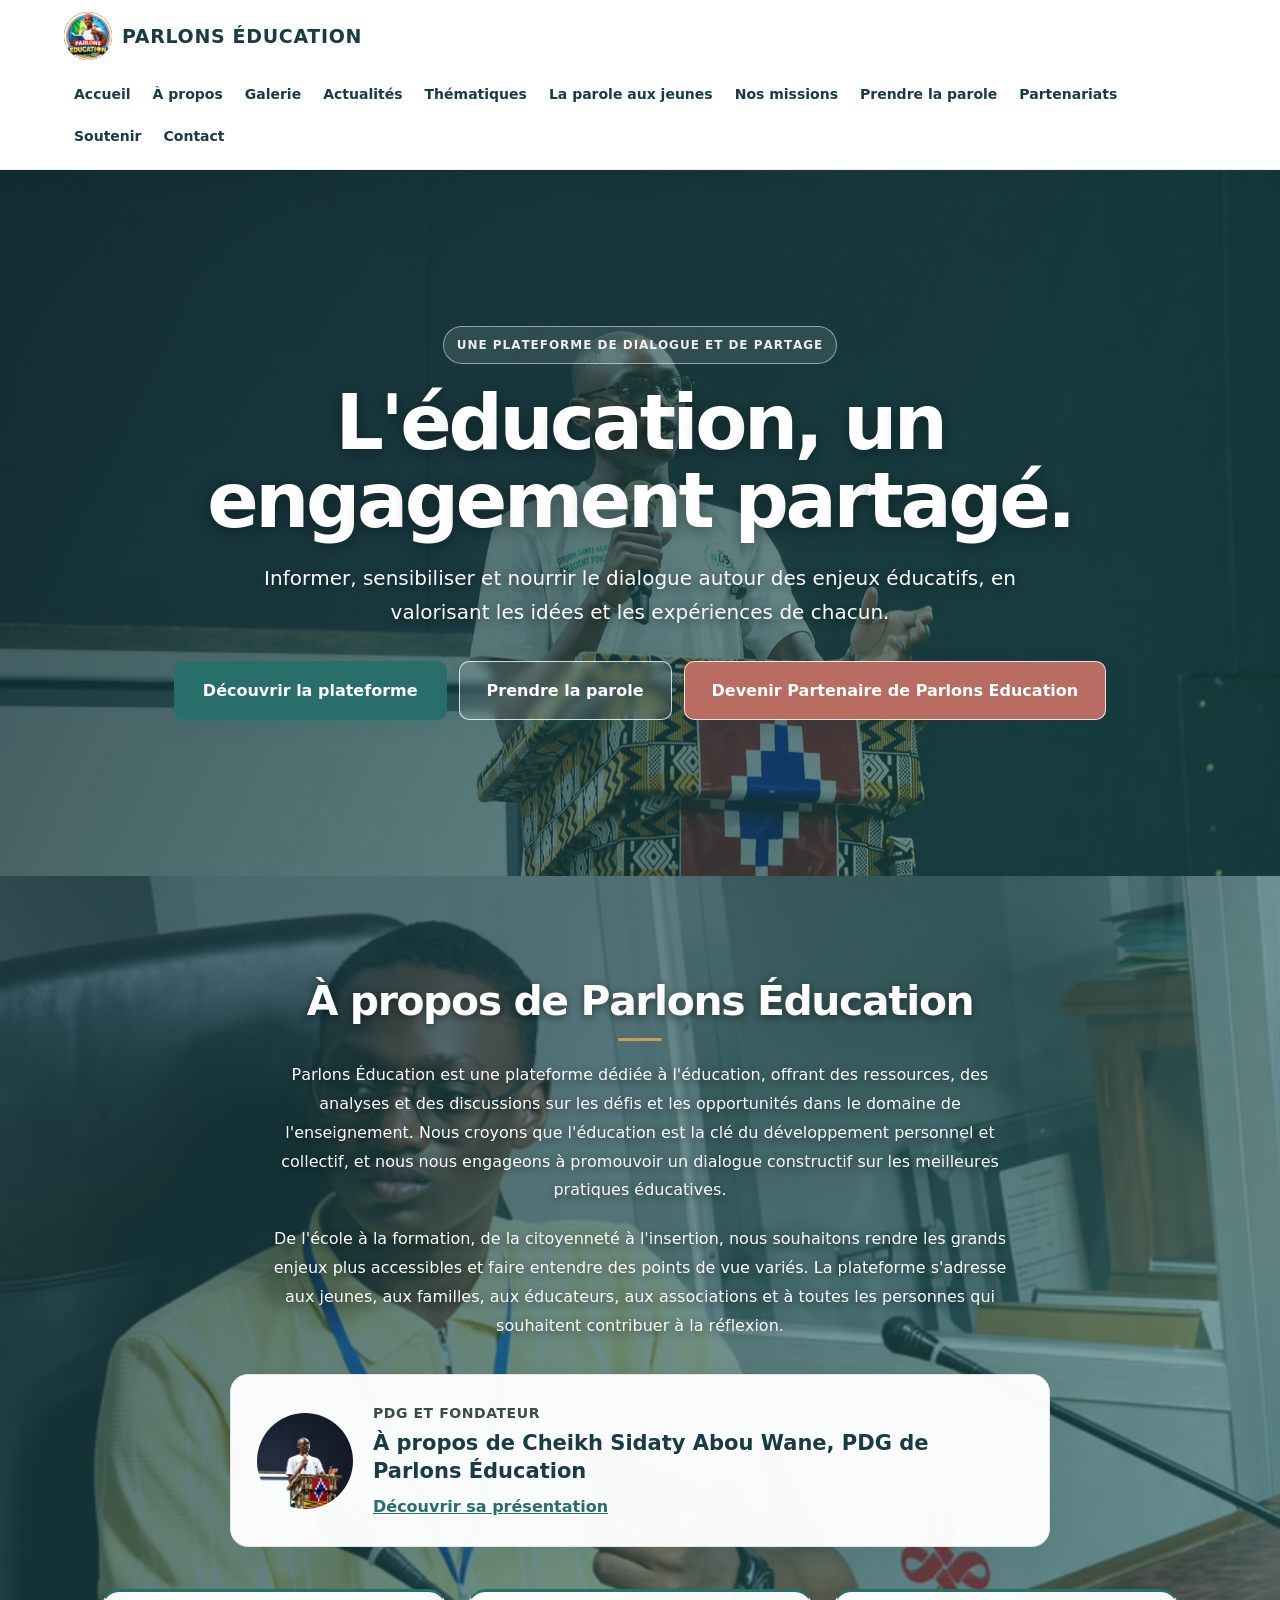
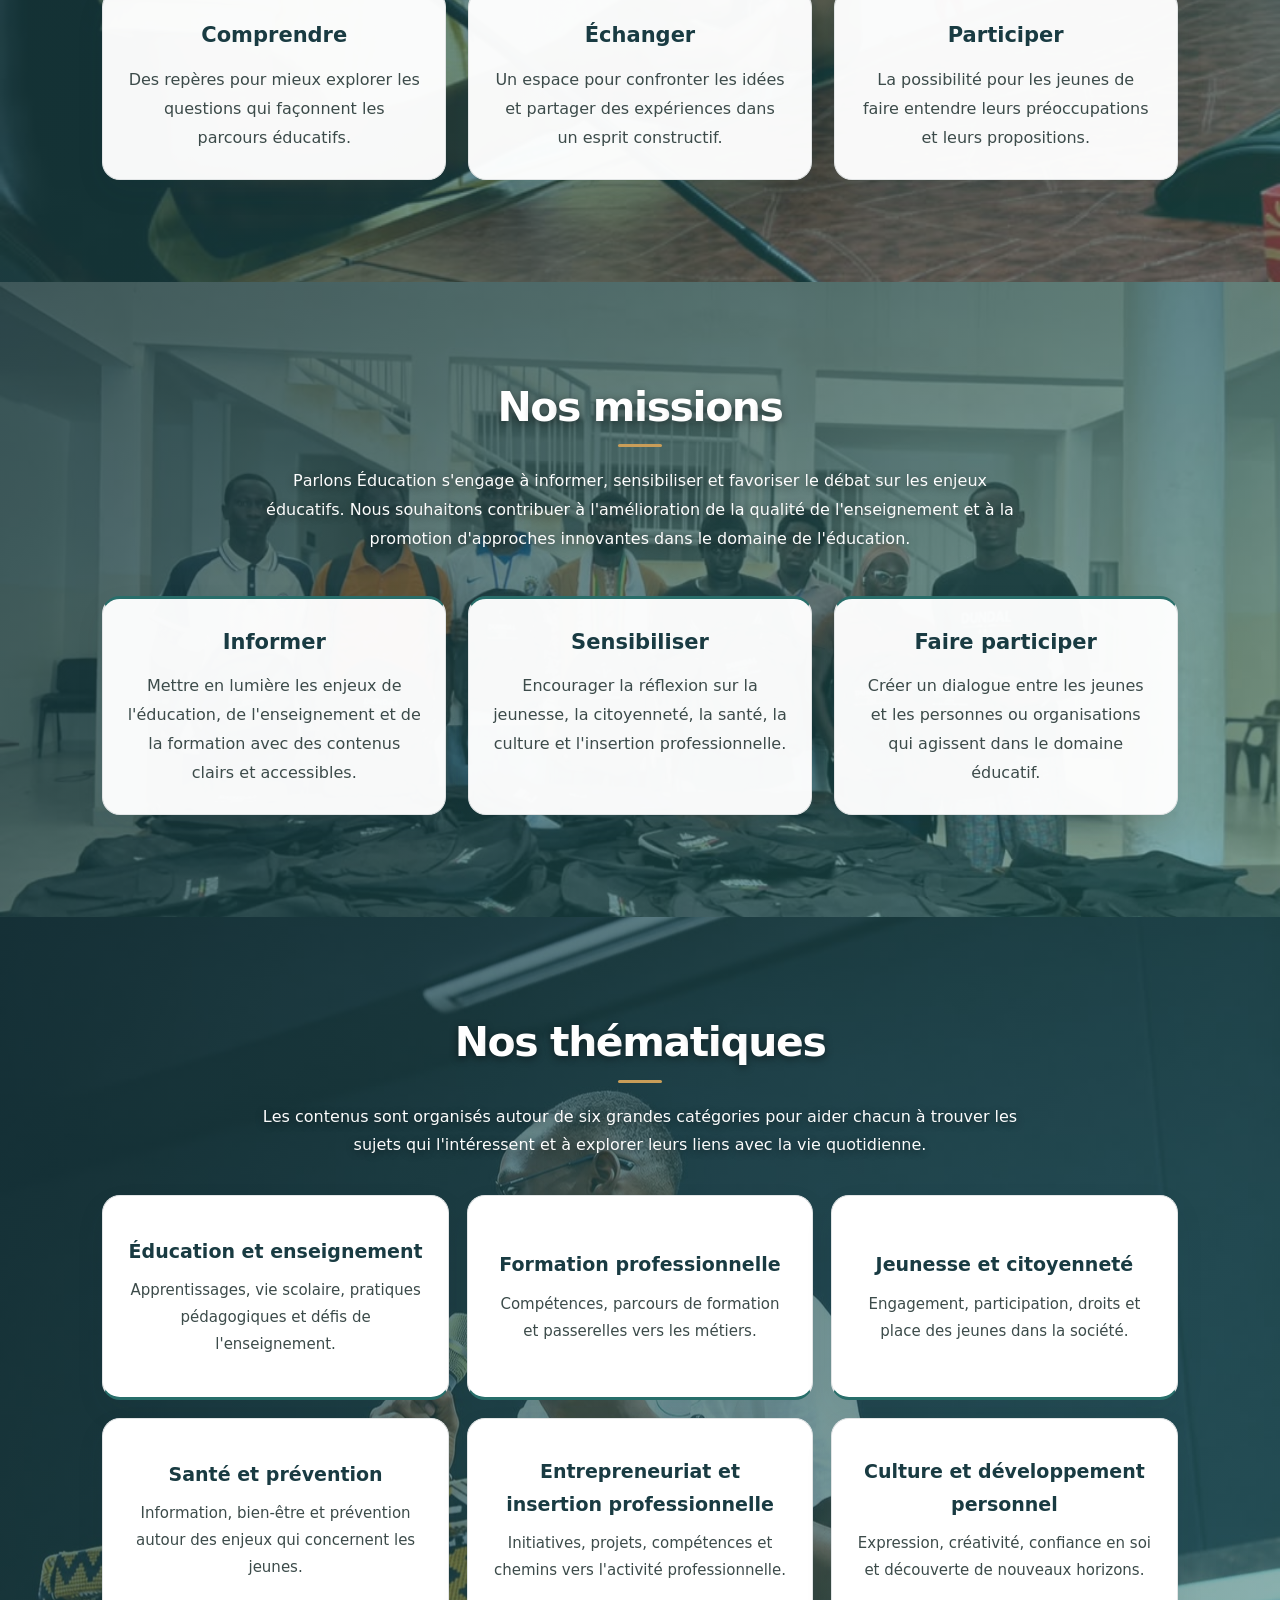
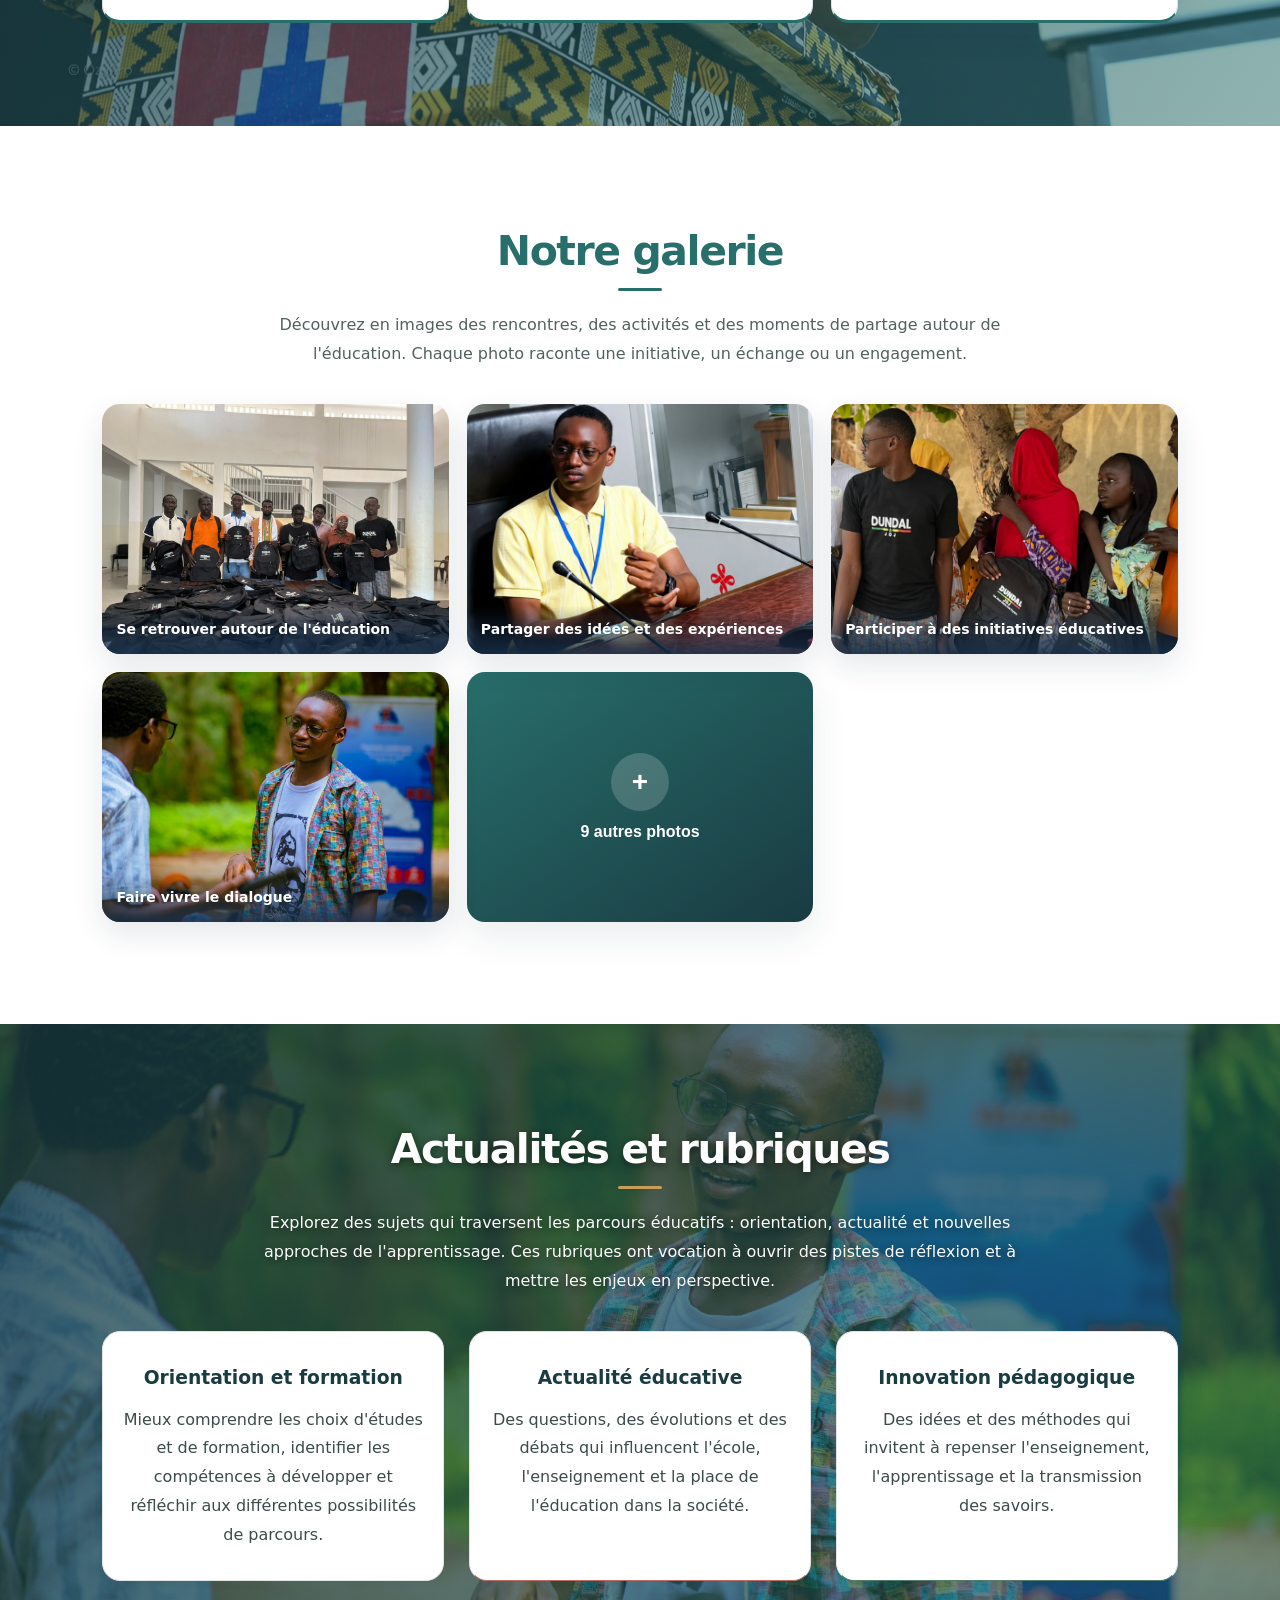
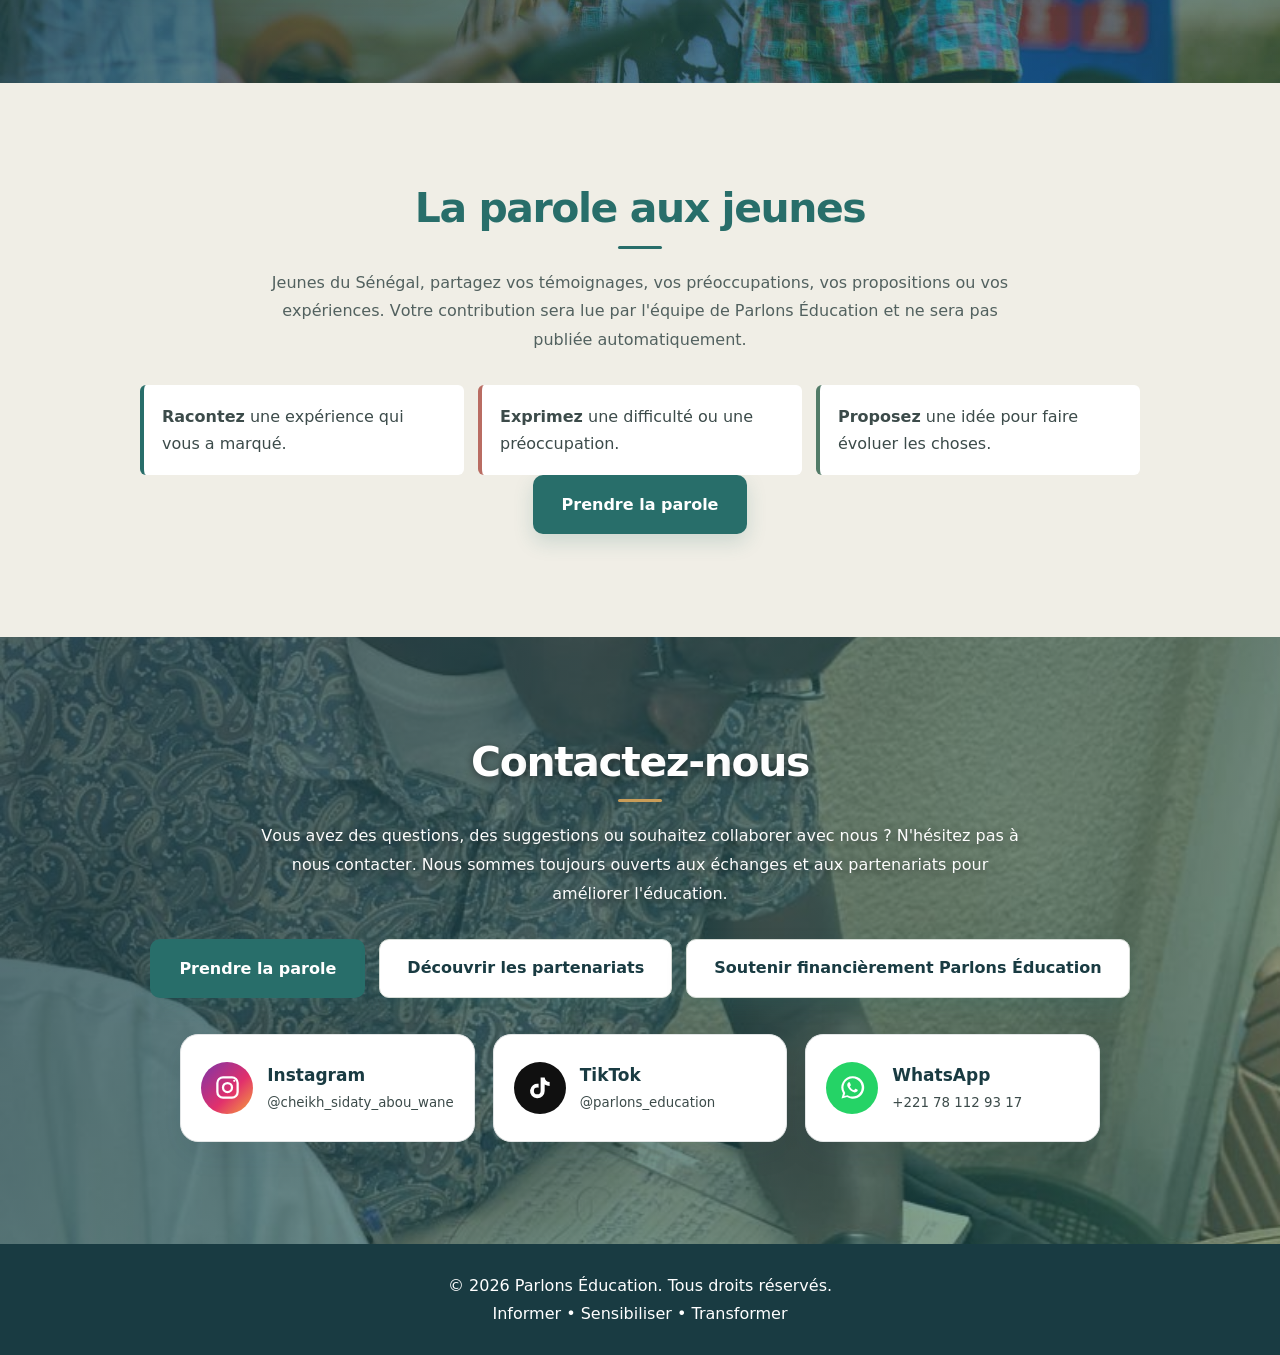
<file: index.html>
<!DOCTYPE html>
<html lang="fr">

<head>
    <meta charset="UTF-8">
    <meta name="viewport" content="width=device-width, initial-scale=1.0">

    <title>Parlons Éducation | Informer, sensibiliser, transformer</title>
    <meta name="description" content="Parlons Éducation informe, sensibilise et favorise le dialogue autour des enjeux éducatifs, de l'orientation et de l'innovation pédagogique.">
    <meta name="keywords" content="Parlons Éducation, éducation, actualité éducative, innovation pédagogique, orientation, formation">
    <meta name="author" content="Parlons Éducation">
    <meta name="robots" content="index, follow">
    <link rel="canonical" href="https://parlons-education.netlify.app/">
    <link rel="icon" type="image/jpeg" href="1/Logo%20PARLONS%20EDUCATION.jpeg">
    <link rel="shortcut icon" type="image/jpeg" href="1/Logo%20PARLONS%20EDUCATION.jpeg">
    <link rel="apple-touch-icon" href="1/Logo%20PARLONS%20EDUCATION.jpeg">

    <meta property="og:type" content="website">
    <meta property="og:locale" content="fr_FR">
    <meta property="og:site_name" content="Parlons Éducation">
    <meta property="og:title" content="Parlons Éducation | Informer, sensibiliser, transformer">
    <meta property="og:description" content="Une plateforme dédiée aux enjeux éducatifs, aux débats et aux innovations pédagogiques.">
    <meta property="og:url" content="https://parlons-education.netlify.app/">
    <meta property="og:image" content="https://parlons-education.netlify.app/1/parlons-education-social.jpg">
    <meta property="og:image:type" content="image/jpeg">
    <meta property="og:image:width" content="1200">
    <meta property="og:image:height" content="630">
    <meta property="og:image:alt" content="Grand logo de Parlons Éducation sur fond bleu">

    <meta name="twitter:card" content="summary_large_image">
    <meta name="twitter:title" content="Parlons Éducation">
    <meta name="twitter:description" content="Informer, sensibiliser et transformer le monde éducatif.">
    <meta name="twitter:image" content="https://parlons-education.netlify.app/1/parlons-education-social.jpg">
    <meta name="twitter:image:alt" content="Grand logo de Parlons Éducation sur fond bleu">

    <link rel="stylesheet" href="Parlons education.css">

    <script type="application/ld+json">
    {
      "@context": "https://schema.org",
      "@type": "WebSite",
      "name": "Parlons Éducation",
      "alternateName": "Parlons Education",
      "url": "https://parlons-education.netlify.app/",
      "description": "Plateforme dédiée à l'éducation, aux débats, aux analyses et aux innovations pédagogiques.",
      "inLanguage": "fr-FR"
    }
    </script>
</head>

<body>

    <a class="skip-link" href="#contenu-principal">Passer au contenu</a>

    <!-- EN-TÊTE -->
    <header>
        <div class="header-top">
            <div class="identite-site">
                <img src="1/Logo PARLONS EDUCATION.jpeg" alt="">
                <span>PARLONS ÉDUCATION</span>
            </div>
            <button class="menu-toggle" type="button" aria-expanded="false"
                    aria-controls="main-navigation" aria-label="Ouvrir le menu">
                <span></span><span></span><span></span>
            </button>
        </div>

        <nav id="main-navigation" aria-label="Navigation principale">
            <a href="#accueil">Accueil</a>
            <a href="#apropos">À propos</a>
            <a href="#galerie">Galerie</a>
            <a href="#actualites">Actualités</a>
            <a href="#thematiques">Thématiques</a>
            <a href="#parole-jeunes">La parole aux jeunes</a>
            <a href="#missions">Nos missions</a>
            <a href="prise-de-parole.html" target="_blank" rel="noopener">
                Prendre la parole <span class="visually-hidden">(s’ouvre dans un nouvel onglet)</span>
            </a>
            <a href="partenariats.html" target="_blank" rel="noopener">
                Partenariats <span class="visually-hidden">(s’ouvre dans un nouvel onglet)</span>
            </a>
            <a href="soutenir.html" target="_blank" rel="noopener">
                Soutenir <span class="visually-hidden">(s’ouvre dans un nouvel onglet)</span>
            </a>
            <a href="#contact">Contact</a>
        </nav>
    </header>

    <main id="contenu-principal">
    <!-- BANNIÈRE PRINCIPALE -->
    <section id="accueil" class="hero">

        <p class="hero-eyebrow">Une plateforme de dialogue et de partage</p>
        <h1>L'éducation, un engagement partagé.</h1>

        <p>
            Informer, sensibiliser et nourrir le dialogue autour des enjeux éducatifs,
            en valorisant les idées et les expériences de chacun.
        </p>

        <div class="hero-actions">
            <a href="#apropos" class="btn">Découvrir la plateforme</a>
            <a href="prise-de-parole.html" class="btn btn-secondaire" target="_blank" rel="noopener">
                Prendre la parole <span class="visually-hidden">(s’ouvre dans un nouvel onglet)</span>
            </a>
            <a href="partenariats.html" class="btn btn-secondaire" target="_blank" rel="noopener">
                Devenir Partenaire de Parlons Education
                <span class="visually-hidden">(s’ouvre dans un nouvel onglet)</span>
            </a>
        </div>

    </section>

    <!-- PRÉSENTATION -->
    <section id="apropos" class="section bandeau apropos-bandeau">

        <h2>À propos de Parlons Éducation</h2>

        <p>
            Parlons Éducation est une plateforme dédiée à
            l'éducation, offrant des ressources, des analyses
            et des discussions sur les défis et les opportunités
            dans le domaine de l'enseignement.

            Nous croyons que l'éducation est la clé du
            développement personnel et collectif, et nous
            nous engageons à promouvoir un dialogue
            constructif sur les meilleures pratiques éducatives.
        </p>

        <p class="texte-secondaire">
            De l'école à la formation, de la citoyenneté à l'insertion,
            nous souhaitons rendre les grands enjeux plus accessibles et
            faire entendre des points de vue variés. La plateforme s'adresse
            aux jeunes, aux familles, aux éducateurs, aux associations et à
            toutes les personnes qui souhaitent contribuer à la réflexion.
        </p>

        <article class="fondateur-card">
            <img class="fondateur-photo" src="1/Photo5.jpeg"
                 alt="Cheikh Sidaty Abou Wane prenant la parole au micro">
            <div class="fondateur-identite">
                <p class="fondateur-role">PDG et fondateur</p>
                <h3>À propos de Cheikh Sidaty Abou Wane, PDG de Parlons Éducation</h3>
                <a href="cheikh-sidaty-abou-wane.html" target="_blank" rel="noopener">
                    Découvrir sa présentation
                    <span class="visually-hidden">(s’ouvre dans un nouvel onglet)</span>
                </a>
            </div>
        </article>

        <div class="points-forts">
            <article>
                <h3>Comprendre</h3>
                <p>Des repères pour mieux explorer les questions qui façonnent les parcours éducatifs.</p>
            </article>
            <article>
                <h3>Échanger</h3>
                <p>Un espace pour confronter les idées et partager des expériences dans un esprit constructif.</p>
            </article>
            <article>
                <h3>Participer</h3>
                <p>La possibilité pour les jeunes de faire entendre leurs préoccupations et leurs propositions.</p>
            </article>
        </div>

    </section>

    <!-- NOS MISSIONS -->
    <section id="missions" class="section missions bandeau missions-bandeau">

        <h2>Nos missions</h2>

        <p>
            Parlons Éducation s'engage à informer, sensibiliser
            et favoriser le débat sur les enjeux éducatifs.

            Nous souhaitons contribuer à l'amélioration
            de la qualité de l'enseignement et à la promotion
            d'approches innovantes dans le domaine de l'éducation.
        </p>

        <div class="missions-grid">
            <article>
                <h3>Informer</h3>
                <p>Mettre en lumière les enjeux de l'éducation, de l'enseignement et de la formation avec des contenus clairs et accessibles.</p>
            </article>
            <article>
                <h3>Sensibiliser</h3>
                <p>Encourager la réflexion sur la jeunesse, la citoyenneté, la santé, la culture et l'insertion professionnelle.</p>
            </article>
            <article>
                <h3>Faire participer</h3>
                <p>Créer un dialogue entre les jeunes et les personnes ou organisations qui agissent dans le domaine éducatif.</p>
            </article>
        </div>

    </section>

    <!-- NOS THÉMATIQUES -->
    <section id="thematiques" class="section bandeau thematiques-bandeau">

        <h2>Nos thématiques</h2>
        <p>
            Les contenus sont organisés autour de six grandes catégories pour
            aider chacun à trouver les sujets qui l'intéressent et à explorer
            leurs liens avec la vie quotidienne.
        </p>

        <ul class="thematiques-list">
            <li>
                <h3>Éducation et enseignement</h3>
                <p>Apprentissages, vie scolaire, pratiques pédagogiques et défis de l'enseignement.</p>
            </li>
            <li>
                <h3>Formation professionnelle</h3>
                <p>Compétences, parcours de formation et passerelles vers les métiers.</p>
            </li>
            <li>
                <h3>Jeunesse et citoyenneté</h3>
                <p>Engagement, participation, droits et place des jeunes dans la société.</p>
            </li>
            <li>
                <h3>Santé et prévention</h3>
                <p>Information, bien-être et prévention autour des enjeux qui concernent les jeunes.</p>
            </li>
            <li>
                <h3>Entrepreneuriat et insertion professionnelle</h3>
                <p>Initiatives, projets, compétences et chemins vers l'activité professionnelle.</p>
            </li>
            <li>
                <h3>Culture et développement personnel</h3>
                <p>Expression, créativité, confiance en soi et découverte de nouveaux horizons.</p>
            </li>
        </ul>

    </section>

    <!-- GALERIE -->
    <section id="galerie" class="section galerie">

        <h2>Notre galerie</h2>
        <p>
            Découvrez en images des rencontres, des activités et des moments
            de partage autour de l'éducation. Chaque photo raconte une
            initiative, un échange ou un engagement.
        </p>

        <div id="galerie-grid" class="galerie-grid">
            <figure><img src="1/Photo1.jpeg" alt="Rencontre éducative" loading="lazy"><figcaption>Se retrouver autour de l'éducation</figcaption></figure>
            <figure><img src="1/Photo2.jpeg" alt="Action autour de l'éducation" loading="lazy"><figcaption>Partager des idées et des expériences</figcaption></figure>
            <figure><img src="1/Photo3.jpeg" alt="Participation à un projet éducatif" loading="lazy"><figcaption>Participer à des initiatives éducatives</figcaption></figure>
            <figure><img src="1/Photo4.jpeg" alt="Moment partagé dans le cadre d'une activité éducative" loading="lazy"><figcaption>Faire vivre le dialogue</figcaption></figure>
            <button type="button" class="btn-galerie" aria-expanded="false" aria-controls="galerie-grid">
                <span class="btn-galerie-plus" aria-hidden="true">+</span>
                <span class="btn-galerie-label">9 autres photos</span>
            </button>
            <figure class="photo-supplementaire"><img src="1/Photo5.jpeg" alt="Cheikh Sidaty Abou Wane prenant la parole au micro" loading="lazy"></figure>
            <figure class="photo-supplementaire"><img src="1/Photo6.jpeg" alt="Initiative éducative" loading="lazy"></figure>
            <figure class="photo-supplementaire"><img src="1/Photo7.jpeg" alt="Rencontre avec les acteurs de l'éducation" loading="lazy"></figure>
            <figure class="photo-supplementaire"><img src="1/Photo8.jpeg" alt="Temps fort de sensibilisation" loading="lazy"></figure>
            <figure class="photo-supplementaire"><img src="1/Photo9.jpeg" alt="Échanges autour de l'éducation" loading="lazy"></figure>
            <figure class="photo-supplementaire"><img src="1/Photo10.jpeg" alt="Activité menée pour la plateforme" loading="lazy"></figure>
            <figure class="photo-supplementaire"><img src="1/Photo11.jpeg" alt="Action communautaire" loading="lazy"></figure>
            <figure class="photo-supplementaire"><img src="1/Photo12.jpeg" alt="Moment de partage éducatif" loading="lazy"></figure>
            <figure class="photo-supplementaire"><img src="1/Photo13.jpeg" alt="Rencontre et transmission" loading="lazy"></figure>
        </div>

    </section>

    <!-- ACTUALITÉS ET RUBRIQUES -->
    <section id="actualites" class="section bandeau actualites-bandeau">

        <h2>Actualités et rubriques</h2>

        <p>
            Explorez des sujets qui traversent les parcours éducatifs :
            orientation, actualité et nouvelles approches de l'apprentissage.
            Ces rubriques ont vocation à ouvrir des pistes de réflexion et à
            mettre les enjeux en perspective.
        </p>

        <div class="rubriques">

            <article>
                <h3>Orientation et formation</h3>
                <p>
                    Mieux comprendre les choix d'études et de formation,
                    identifier les compétences à développer et réfléchir
                    aux différentes possibilités de parcours.
                </p>
            </article>

            <article>
                <h3>Actualité éducative</h3>
                <p>
                    Des questions, des évolutions et des débats qui
                    influencent l'école, l'enseignement et la place de
                    l'éducation dans la société.
                </p>
            </article>

            <article>
                <h3>Innovation pédagogique</h3>
                <p>
                    Des idées et des méthodes qui invitent à repenser
                    l'enseignement, l'apprentissage et la transmission
                    des savoirs.
                </p>
            </article>

        </div>

    </section>

    <!-- LA PAROLE AUX JEUNES -->
    <section id="parole-jeunes" class="section participation">

        <h2>La parole aux jeunes</h2>
        <p>
            Jeunes du Sénégal, partagez vos témoignages, vos préoccupations,
            vos propositions ou vos expériences. Votre contribution sera lue
            par l'équipe de Parlons Éducation et ne sera pas publiée automatiquement.
        </p>

        <ul class="guide-contribution">
            <li><strong>Racontez</strong> une expérience qui vous a marqué.</li>
            <li><strong>Exprimez</strong> une difficulté ou une préoccupation.</li>
            <li><strong>Proposez</strong> une idée pour faire évoluer les choses.</li>
        </ul>

        <a class="btn" href="prise-de-parole.html" target="_blank" rel="noopener">
            Prendre la parole <span class="visually-hidden">(s’ouvre dans un nouvel onglet)</span>
        </a>

    </section>

    <!-- CONTACT -->
    <section id="contact" class="section contact bandeau contact-bandeau">

        <h2>Contactez-nous</h2>

        <p>
            Vous avez des questions, des suggestions ou souhaitez
            collaborer avec nous ? N'hésitez pas à nous contacter.
            Nous sommes toujours ouverts aux échanges et aux
            partenariats pour améliorer l'éducation.
        </p>

        <div class="contact-actions">
            <a class="btn" href="prise-de-parole.html" target="_blank" rel="noopener">
                Prendre la parole <span class="visually-hidden">(s’ouvre dans un nouvel onglet)</span>
            </a>
            <a class="btn btn-secondaire" href="partenariats.html" target="_blank" rel="noopener">
                Découvrir les partenariats <span class="visually-hidden">(s’ouvre dans un nouvel onglet)</span>
            </a>
            <a class="btn btn-secondaire" href="soutenir.html" target="_blank" rel="noopener">
                Soutenir financièrement Parlons Éducation
                <span class="visually-hidden">(s’ouvre dans un nouvel onglet)</span>
            </a>
        </div>

        <div class="contact-socials" aria-label="Réseaux sociaux et WhatsApp">
            <a class="contact-social-link" href="https://www.instagram.com/cheikh_sidaty_abou_wane/"
               target="_blank" rel="noopener" aria-label="Instagram, cheikh_sidaty_abou_wane, nouvel onglet">
                <span class="contact-social-icon contact-social-instagram" aria-hidden="true">
                    <svg viewBox="0 0 24 24" fill="none" stroke="currentColor" stroke-width="2">
                        <rect x="3" y="3" width="18" height="18" rx="5"></rect>
                        <circle cx="12" cy="12" r="4"></circle>
                        <circle cx="18" cy="6" r="1" fill="currentColor" stroke="none"></circle>
                    </svg>
                </span>
                <span class="contact-social-text">
                    <strong>Instagram</strong>
                    <small>@cheikh_sidaty_abou_wane</small>
                </span>
            </a>

            <a class="contact-social-link" href="https://www.tiktok.com/@parlons_education"
               target="_blank" rel="noopener" aria-label="TikTok, parlons_education, nouvel onglet">
                <span class="contact-social-icon contact-social-tiktok" aria-hidden="true">
                    <svg viewBox="0 0 24 24" fill="currentColor">
                        <path d="M16.6 3H13v12.1a3 3 0 1 1-3-3c.4 0 .8.1 1.2.2V8.7a6.5 6.5 0 1 0 5.4 6.4V9.4a8.6 8.6 0 0 0 4.4 1.2V7.1c-2.5-.2-4.2-1.7-4.4-4.1Z"></path>
                    </svg>
                </span>
                <span class="contact-social-text">
                    <strong>TikTok</strong>
                    <small>@parlons_education</small>
                </span>
            </a>

            <a class="contact-social-link" href="https://wa.me/221781129317"
               target="_blank" rel="noopener" aria-label="Contacter Parlons Éducation sur WhatsApp au plus 221 78 112 93 17, nouvel onglet">
                <span class="contact-social-icon contact-social-whatsapp" aria-hidden="true">
                    <svg viewBox="0 0 24 24" fill="currentColor">
                        <path d="M12.04 2a9.9 9.9 0 0 0-8.5 15l-1.3 4.8 4.9-1.3A10 10 0 1 0 12.04 2Zm0 18.1a8.1 8.1 0 0 1-4.1-1.1l-.3-.2-2.9.8.8-2.8-.2-.3a8.1 8.1 0 1 1 6.7 3.6Zm4.5-6.1c-.2-.1-1.5-.7-1.7-.8-.2-.1-.4-.1-.5.1-.2.2-.6.8-.8.9-.1.2-.3.2-.5.1-.2-.1-1-.4-2-1.3-.7-.6-1.2-1.4-1.3-1.6-.1-.2 0-.3.1-.5l.4-.4.3-.4c.1-.2 0-.3 0-.4l-.8-1.9c-.2-.5-.4-.4-.5-.4h-.5c-.2 0-.4.1-.6.3-.2.2-.8.8-.8 2s.8 2.3.9 2.5c.1.2 1.6 2.5 3.9 3.5.5.2.9.4 1.2.5.5.2 1 .2 1.4.1.4-.1 1.5-.6 1.7-1.1.2-.5.2-1 .1-1.1 0-.1-.2-.2-.4-.3Z"></path>
                    </svg>
                </span>
                <span class="contact-social-text">
                    <strong>WhatsApp</strong>
                    <small>+221 78 112 93 17</small>
                </span>
            </a>
        </div>

    </section>

    </main>

    <!-- PIED DE PAGE -->
    <footer>

        <p>
            © 2026 Parlons Éducation.
            Tous droits réservés.
        </p>

        <p>Informer • Sensibiliser • Transformer</p>

    </footer>
    <script src="script . js.js"></script>

</body>
</html>
</file>
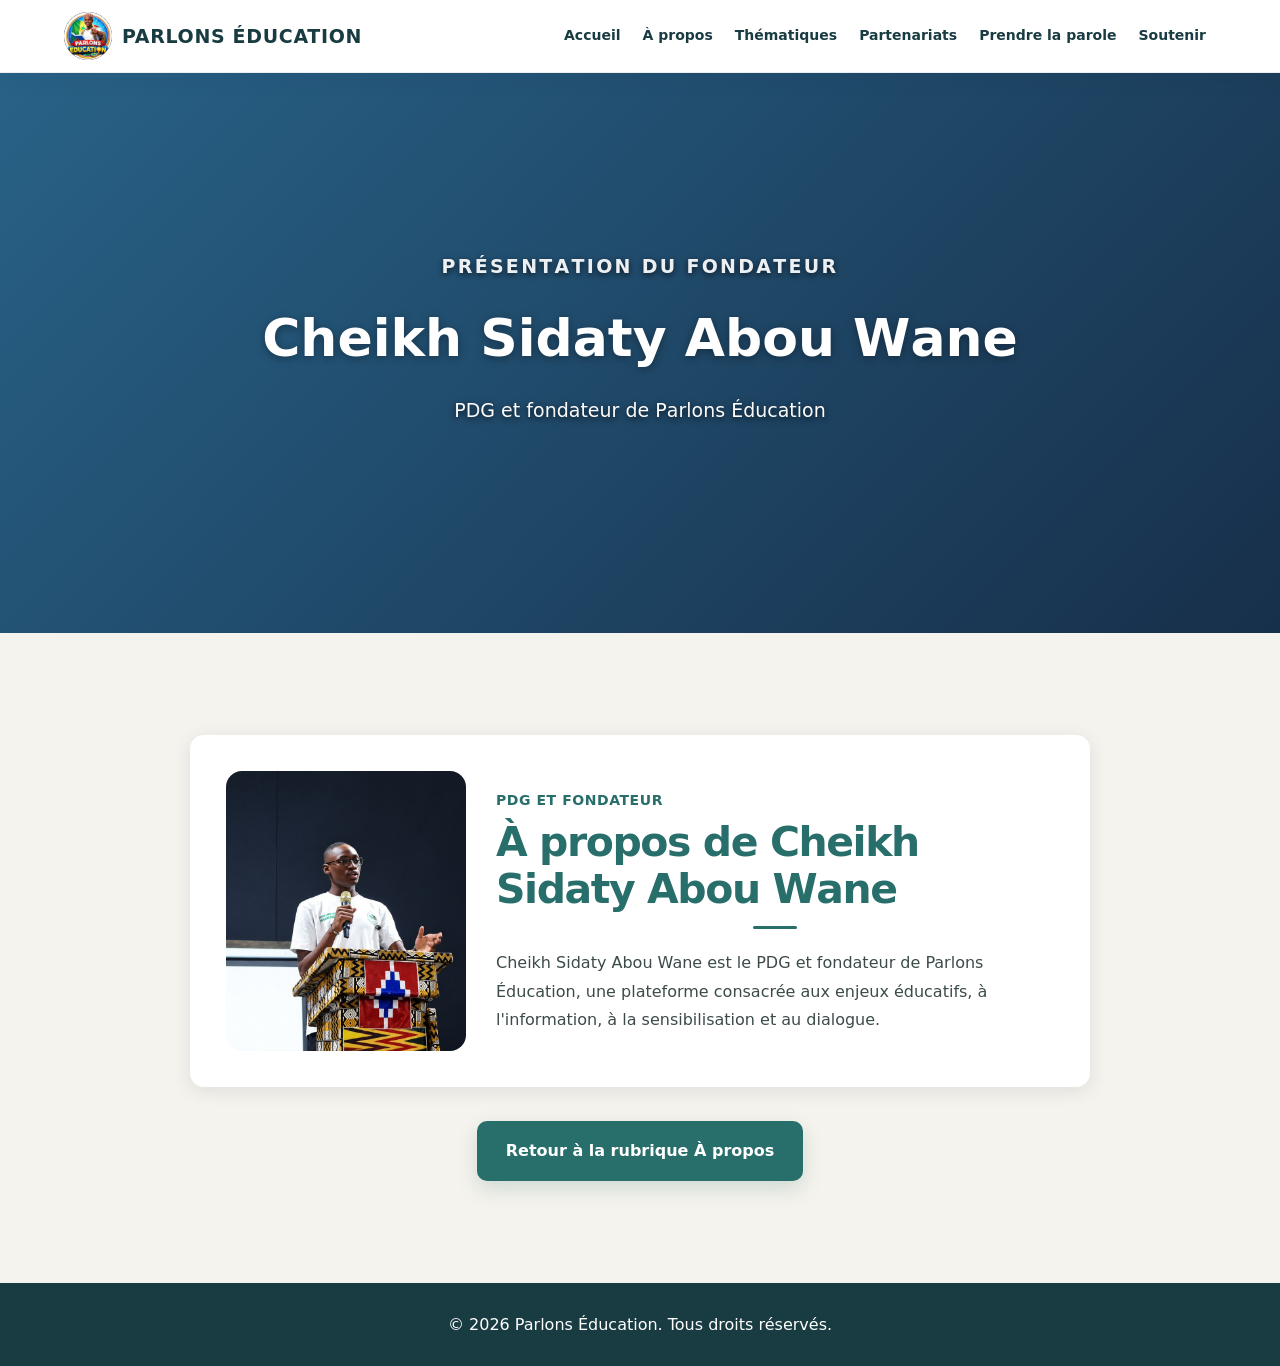
<file: cheikh-sidaty-abou-wane.html>
<!DOCTYPE html>
<html lang="fr">

<head>
    <meta charset="UTF-8">
    <meta name="viewport" content="width=device-width, initial-scale=1.0">
    <title>Cheikh Sidaty Abou Wane | Parlons Éducation</title>
    <meta name="description" content="Présentation de Cheikh Sidaty Abou Wane, PDG et fondateur de Parlons Éducation.">
    <meta name="author" content="Parlons Éducation">
    <meta name="robots" content="index, follow">
    <link rel="canonical" href="https://parlons-education.netlify.app/cheikh-sidaty-abou-wane.html">
    <link rel="icon" type="image/jpeg" href="1/Logo%20PARLONS%20EDUCATION.jpeg">
    <link rel="stylesheet" href="Parlons education.css">
</head>

<body>
    <header>
        <div class="header-top">
            <a class="identite-site identite-lien" href="index.html" aria-label="Parlons Éducation - accueil">
                <img src="1/Logo PARLONS EDUCATION.jpeg" alt="">
                <span>PARLONS ÉDUCATION</span>
            </a>
            <button class="menu-toggle" type="button" aria-expanded="false"
                    aria-controls="main-navigation" aria-label="Ouvrir le menu">
                <span></span><span></span><span></span>
            </button>
        </div>
        <nav id="main-navigation" aria-label="Navigation principale">
            <a href="index.html">Accueil</a>
            <a href="index.html#apropos">À propos</a>
            <a href="index.html#thematiques">Thématiques</a>
            <a href="partenariats.html" target="_blank" rel="noopener">Partenariats</a>
            <a href="prise-de-parole.html" target="_blank" rel="noopener">Prendre la parole</a>
            <a href="soutenir.html" target="_blank" rel="noopener">Soutenir</a>
        </nav>
    </header>

    <main>
        <section class="hero profil-hero">
            <p class="hero-eyebrow">Présentation du fondateur</p>
            <h1>Cheikh Sidaty Abou Wane</h1>
            <p>PDG et fondateur de Parlons Éducation</p>
        </section>

        <section class="section profil-contenu">
            <div class="profil-carte">
                <img src="1/Photo5.jpeg" alt="Cheikh Sidaty Abou Wane prenant la parole au micro">
                <div>
                    <p class="profil-role">PDG et fondateur</p>
                    <h2>À propos de Cheikh Sidaty Abou Wane</h2>
                    <p>
                        Cheikh Sidaty Abou Wane est le PDG et fondateur
                        de Parlons Éducation, une plateforme consacrée aux enjeux
                        éducatifs, à l'information, à la sensibilisation et au dialogue.
                    </p>
                </div>
            </div>
            <a class="btn" href="index.html#apropos">Retour à la rubrique À propos</a>
        </section>
    </main>

    <footer>
        <p>© 2026 Parlons Éducation. Tous droits réservés.</p>
    </footer>

    <script src="script . js.js"></script>
</body>
</html>
</file>
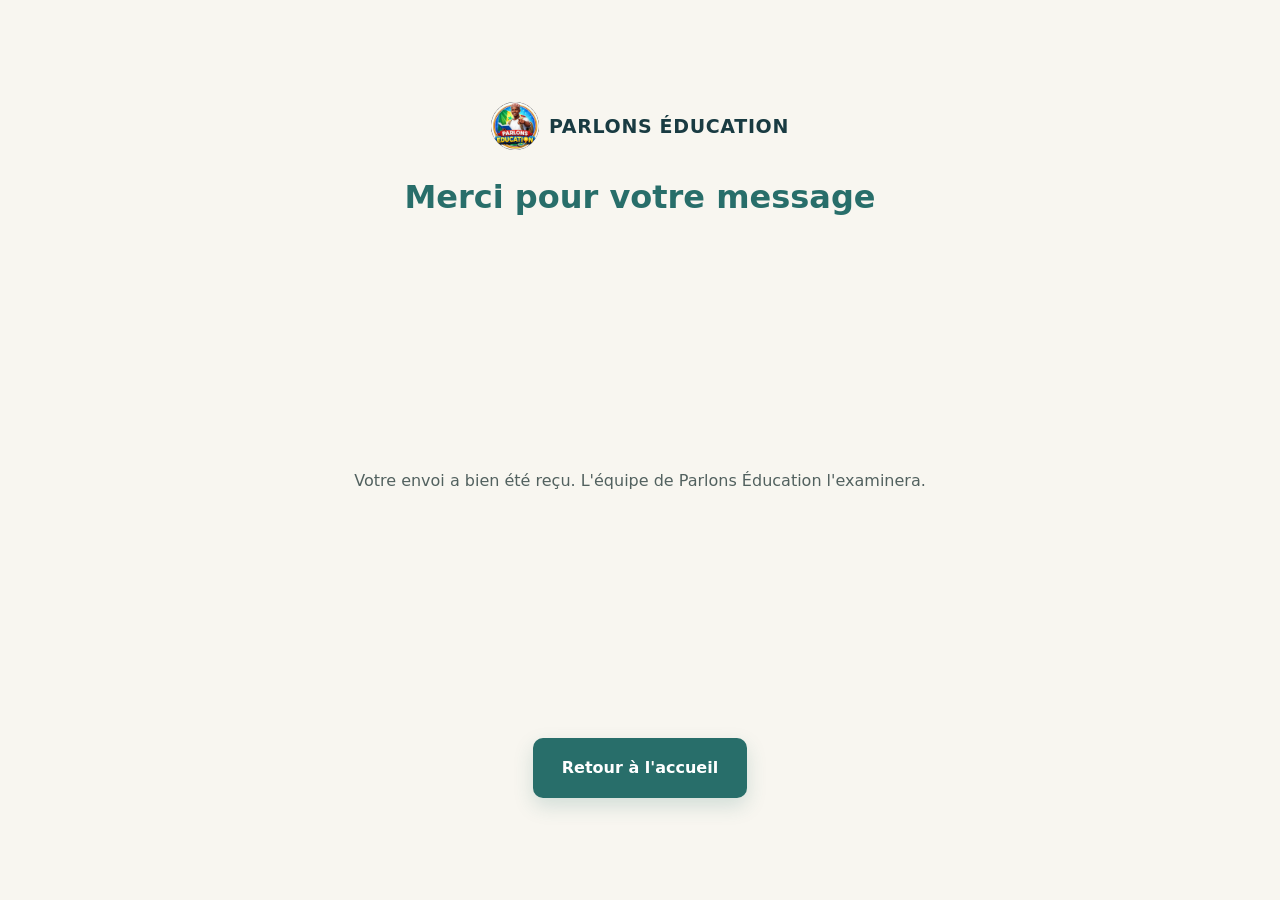
<file: merci.html>
<!DOCTYPE html>
<html lang="fr">

<head>
    <meta charset="UTF-8">
    <meta name="viewport" content="width=device-width, initial-scale=1.0">
    <title>Merci pour votre message | Parlons Éducation</title>
    <meta name="robots" content="noindex, follow">
    <link rel="icon" type="image/jpeg" href="1/Logo%20PARLONS%20EDUCATION.jpeg">
    <link rel="stylesheet" href="Parlons education.css">
</head>

<body>
    <main class="section page-merci">
        <a class="identite-site identite-lien" href="index.html">
            <img src="1/Logo PARLONS EDUCATION.jpeg" alt="">
            <span>PARLONS ÉDUCATION</span>
        </a>
        <h1>Merci pour votre message</h1>
        <p>Votre envoi a bien été reçu. L'équipe de Parlons Éducation l'examinera.</p>
        <a class="btn" href="index.html">Retour à l'accueil</a>
    </main>
</body>
</html>
</file>
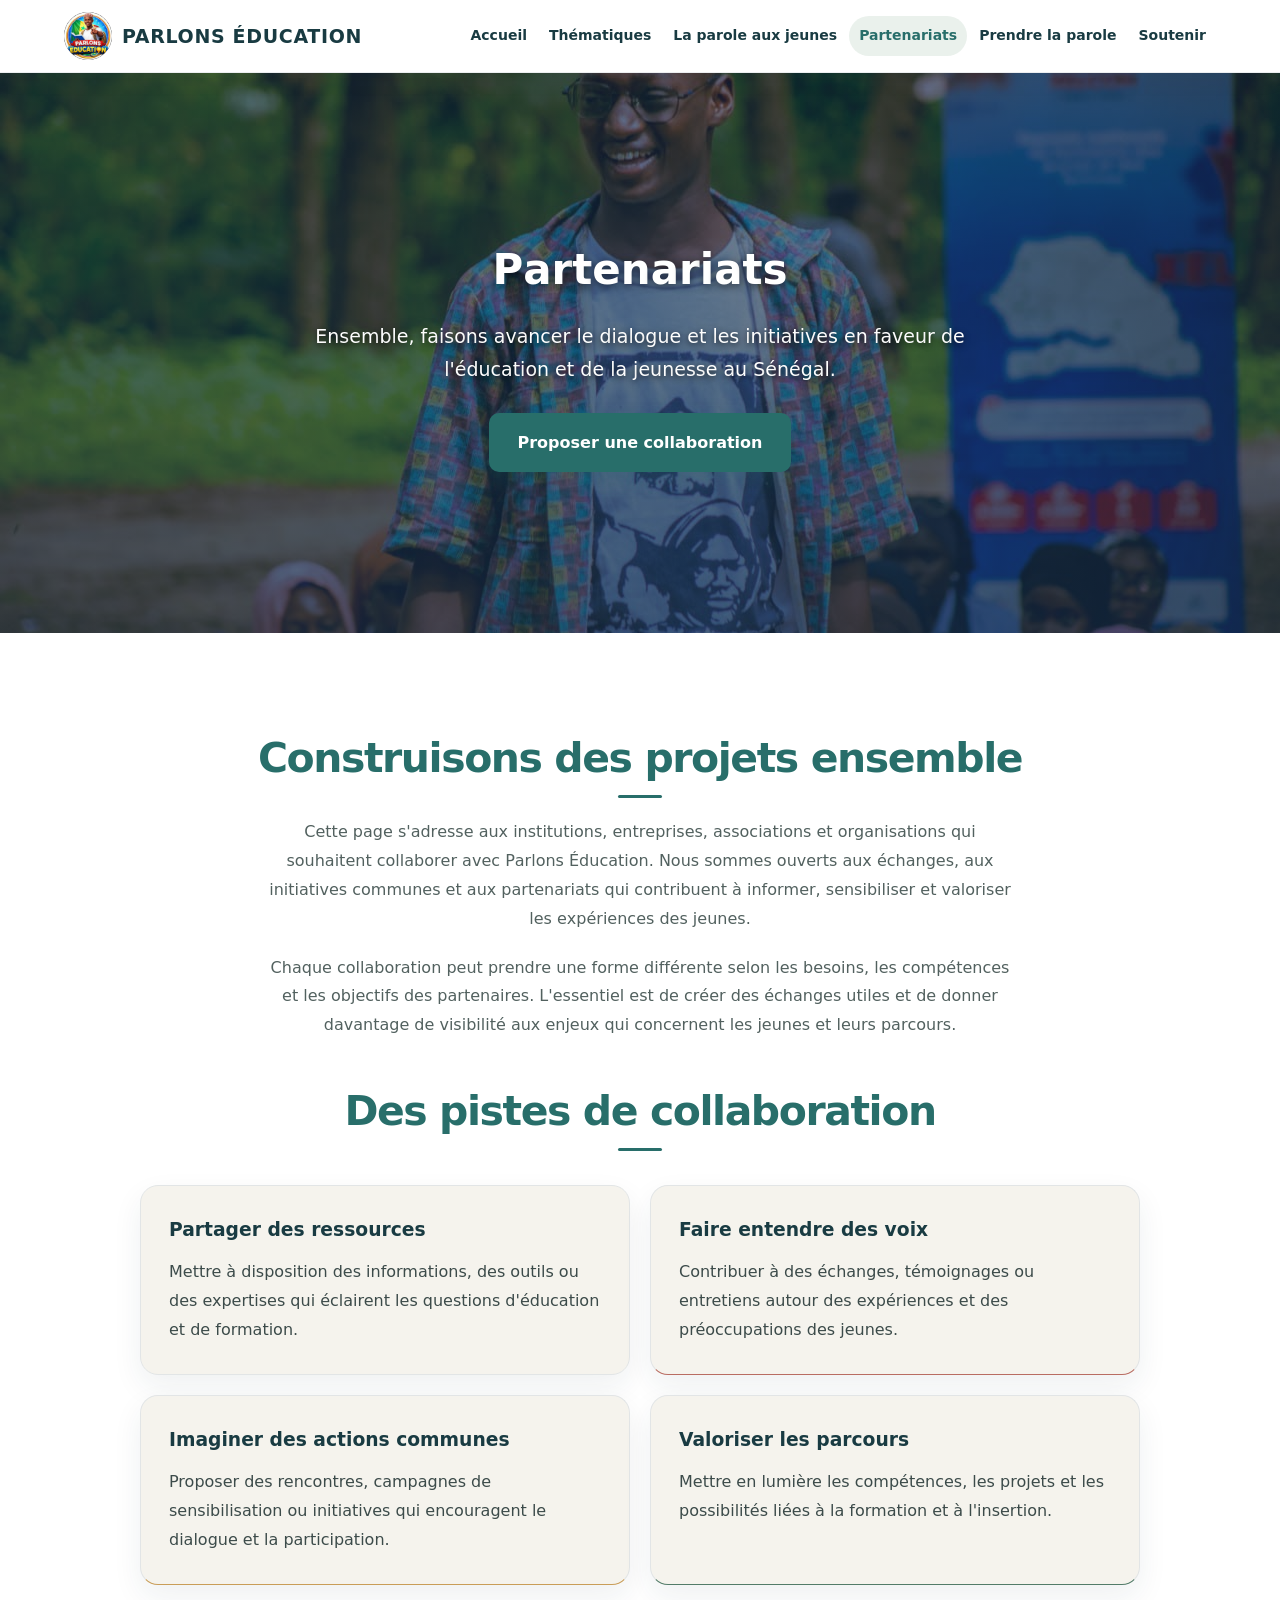
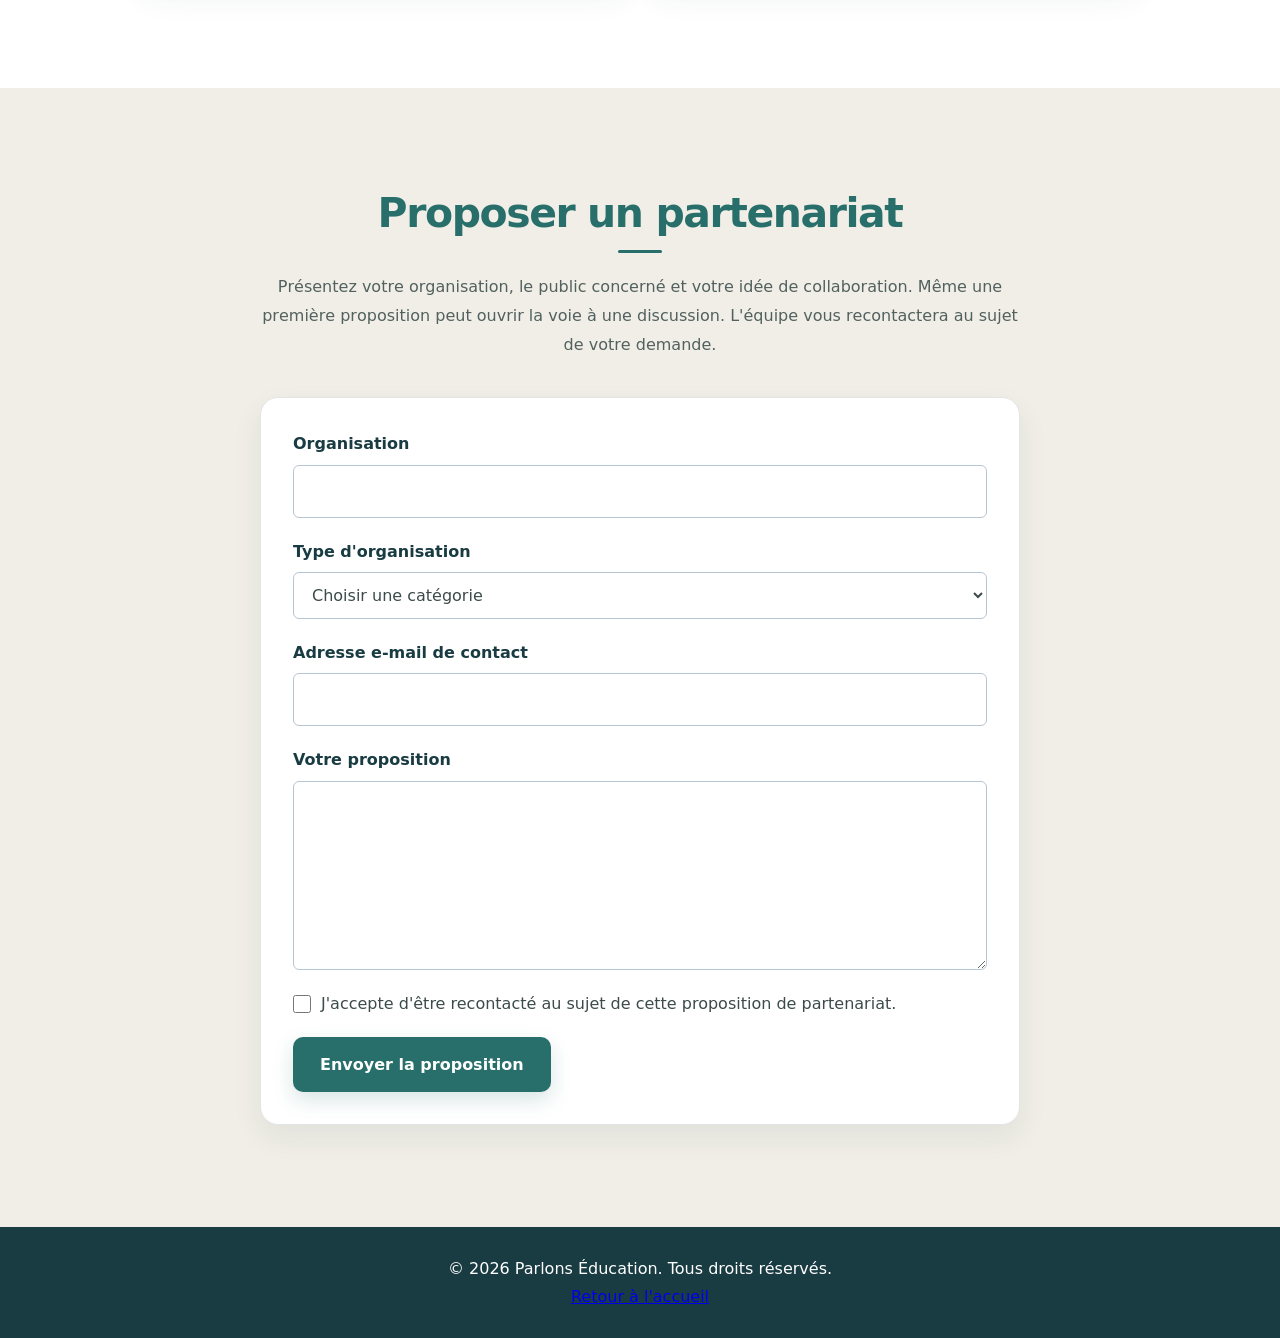
<file: partenariats.html>
<!DOCTYPE html>
<html lang="fr">

<head>
    <meta charset="UTF-8">
    <meta name="viewport" content="width=device-width, initial-scale=1.0">
    <title>Partenariats | Parlons Éducation</title>
    <meta name="description" content="Institutions, entreprises, associations et organisations : découvrez comment collaborer avec Parlons Éducation.">
    <meta name="author" content="Parlons Éducation">
    <meta name="robots" content="index, follow">
    <link rel="canonical" href="https://parlons-education.netlify.app/partenariats.html">
    <link rel="icon" type="image/jpeg" href="1/Logo%20PARLONS%20EDUCATION.jpeg">
    <link rel="stylesheet" href="Parlons education.css">
</head>

<body>
    <header>
        <div class="header-top">
            <a class="identite-site identite-lien" href="index.html" aria-label="Parlons Éducation - accueil">
                <img src="1/Logo PARLONS EDUCATION.jpeg" alt="">
                <span>PARLONS ÉDUCATION</span>
            </a>
            <button class="menu-toggle" type="button" aria-expanded="false"
                    aria-controls="main-navigation" aria-label="Ouvrir le menu">
                <span></span><span></span><span></span>
            </button>
        </div>
        <nav id="main-navigation" aria-label="Navigation principale">
            <a href="index.html">Accueil</a>
            <a href="index.html#thematiques">Thématiques</a>
            <a href="index.html#parole-jeunes">La parole aux jeunes</a>
            <a href="partenariats.html" aria-current="page">Partenariats</a>
            <a href="prise-de-parole.html" target="_blank" rel="noopener">
                Prendre la parole <span class="visually-hidden">(s’ouvre dans un nouvel onglet)</span>
            </a>
            <a href="soutenir.html" target="_blank" rel="noopener">
                Soutenir <span class="visually-hidden">(s’ouvre dans un nouvel onglet)</span>
            </a>
        </nav>
    </header>

    <main>
        <section class="hero partenariats-hero">
            <h1>Partenariats</h1>
            <p>Ensemble, faisons avancer le dialogue et les initiatives en faveur de l'éducation et de la jeunesse au Sénégal.</p>
            <a class="btn" href="#proposer-un-partenariat">Proposer une collaboration</a>
        </section>

        <section class="section partenariats-contenu">
            <h2>Construisons des projets ensemble</h2>
            <p>
                Cette page s'adresse aux institutions, entreprises, associations et organisations
                qui souhaitent collaborer avec Parlons Éducation. Nous sommes ouverts aux échanges,
                aux initiatives communes et aux partenariats qui contribuent à informer, sensibiliser
                et valoriser les expériences des jeunes.
            </p>

            <p class="texte-secondaire">
                Chaque collaboration peut prendre une forme différente selon les besoins,
                les compétences et les objectifs des partenaires. L'essentiel est de créer
                des échanges utiles et de donner davantage de visibilité aux enjeux qui
                concernent les jeunes et leurs parcours.
            </p>

            <h2 class="titre-secondaire">Des pistes de collaboration</h2>
            <div class="partenaires-grid">
                <article>
                    <h3>Partager des ressources</h3>
                    <p>Mettre à disposition des informations, des outils ou des expertises qui éclairent les questions d'éducation et de formation.</p>
                </article>
                <article>
                    <h3>Faire entendre des voix</h3>
                    <p>Contribuer à des échanges, témoignages ou entretiens autour des expériences et des préoccupations des jeunes.</p>
                </article>
                <article>
                    <h3>Imaginer des actions communes</h3>
                    <p>Proposer des rencontres, campagnes de sensibilisation ou initiatives qui encouragent le dialogue et la participation.</p>
                </article>
                <article>
                    <h3>Valoriser les parcours</h3>
                    <p>Mettre en lumière les compétences, les projets et les possibilités liées à la formation et à l'insertion.</p>
                </article>
            </div>
        </section>

        <section id="proposer-un-partenariat" class="section participation">
            <h2>Proposer un partenariat</h2>
            <p>
                Présentez votre organisation, le public concerné et votre idée de collaboration.
                Même une première proposition peut ouvrir la voie à une discussion.
                L'équipe vous recontactera au sujet de votre demande.
            </p>

            <form class="formulaire-participatif" name="demande-partenariat" method="POST"
                  action="/merci.html" data-netlify="true" netlify-honeypot="champ-cache-partenariat">
                <input type="hidden" name="form-name" value="demande-partenariat">
                <p class="champ-cache" aria-hidden="true">
                    <label>Ne pas remplir : <input name="champ-cache-partenariat" tabindex="-1" autocomplete="off"></label>
                </p>

                <div class="champ-formulaire">
                    <label for="organisation">Organisation</label>
                    <input id="organisation" name="organisation" type="text" maxlength="120" required autocomplete="organization">
                </div>

                <div class="champ-formulaire">
                    <label for="type-organisation">Type d'organisation</label>
                    <select id="type-organisation" name="type-dorganisation" required>
                        <option value="" selected disabled>Choisir une catégorie</option>
                        <option value="Institution">Institution</option>
                        <option value="Entreprise">Entreprise</option>
                        <option value="Association">Association</option>
                        <option value="Organisation">Autre organisation</option>
                    </select>
                </div>

                <div class="champ-formulaire">
                    <label for="courriel-partenaire">Adresse e-mail de contact</label>
                    <input id="courriel-partenaire" name="email" type="email" maxlength="254" required autocomplete="email">
                </div>

                <div class="champ-formulaire">
                    <label for="message-partenariat">Votre proposition</label>
                    <textarea id="message-partenariat" name="proposition" rows="6" maxlength="5000" required></textarea>
                </div>

                <label class="consentement-formulaire">
                    <input type="checkbox" name="accord-recontact" value="oui" required>
                    <span>J'accepte d'être recontacté au sujet de cette proposition de partenariat.</span>
                </label>

                <button class="btn" type="submit">Envoyer la proposition</button>
            </form>
        </section>
    </main>

    <footer>
        <p>© 2026 Parlons Éducation. Tous droits réservés.</p>
        <p><a href="index.html">Retour à l'accueil</a></p>
    </footer>
    <script src="script . js.js"></script>
</body>
</html>
</file>
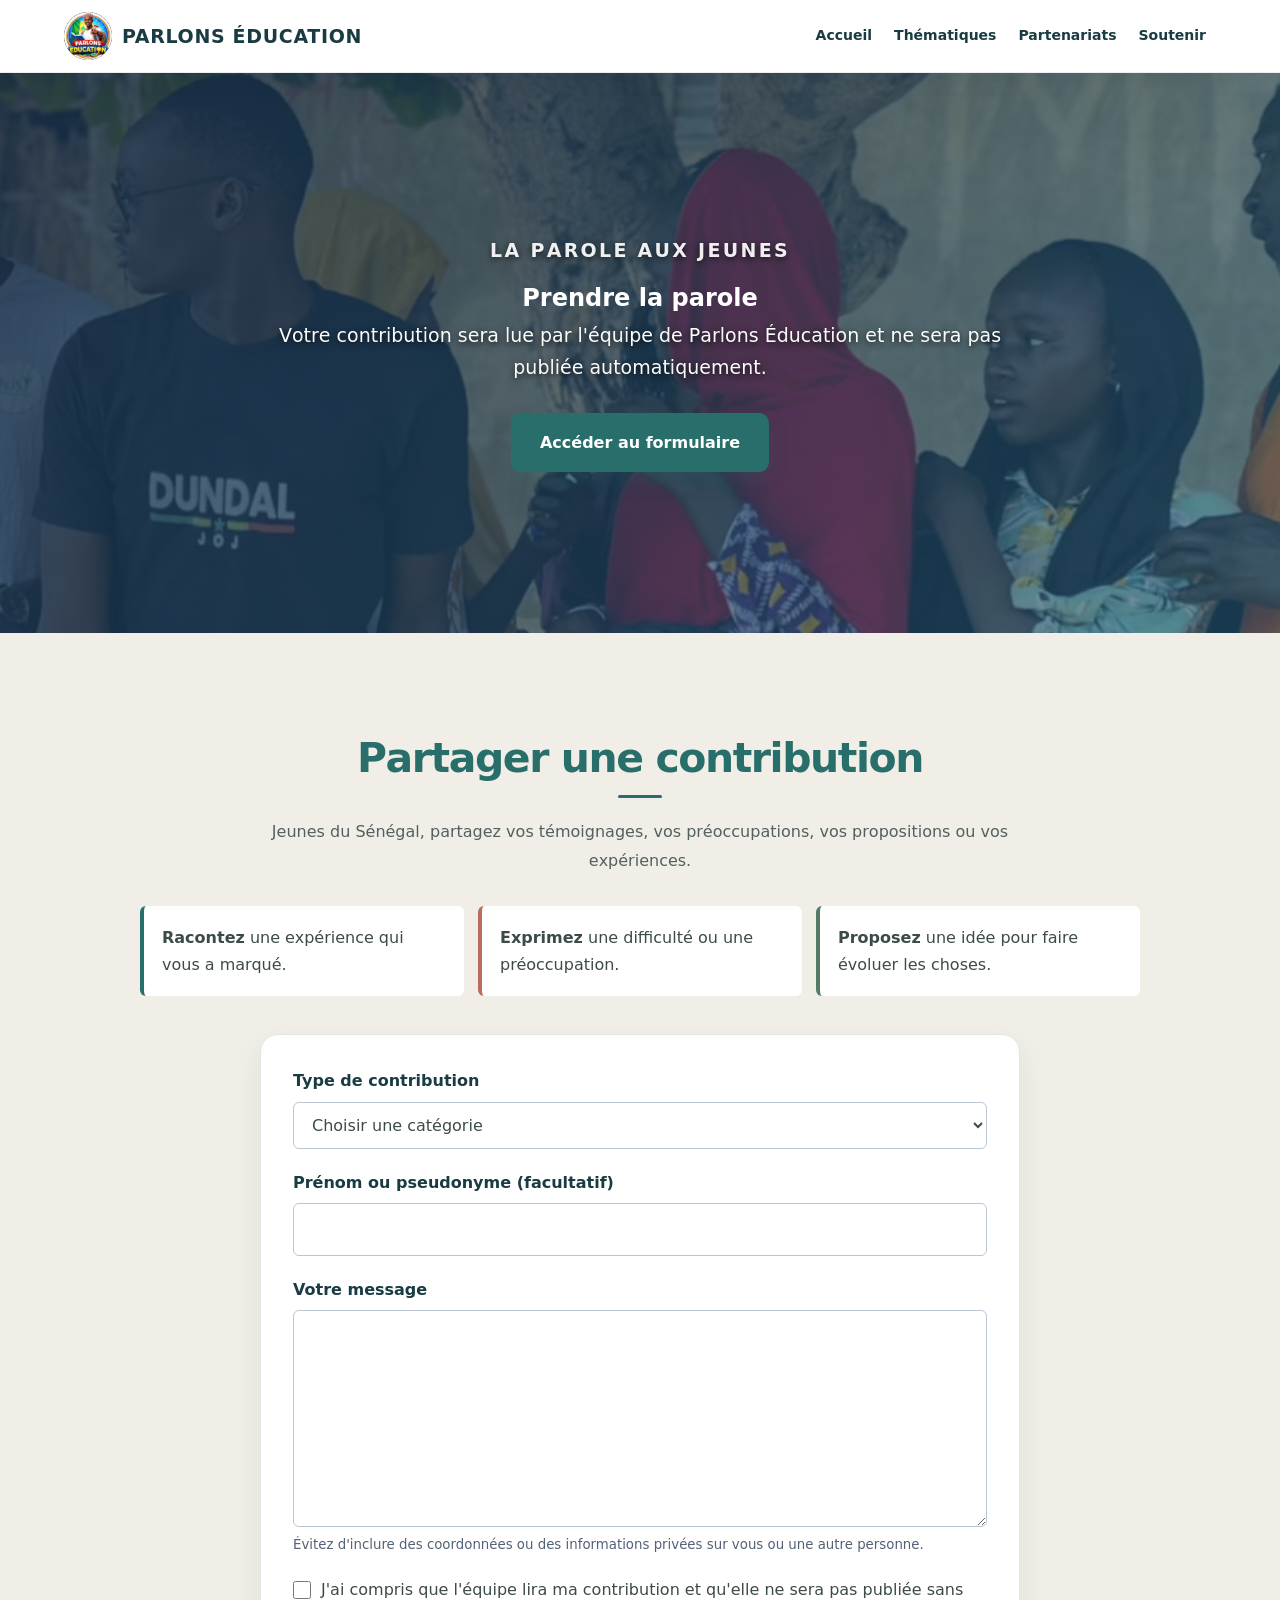
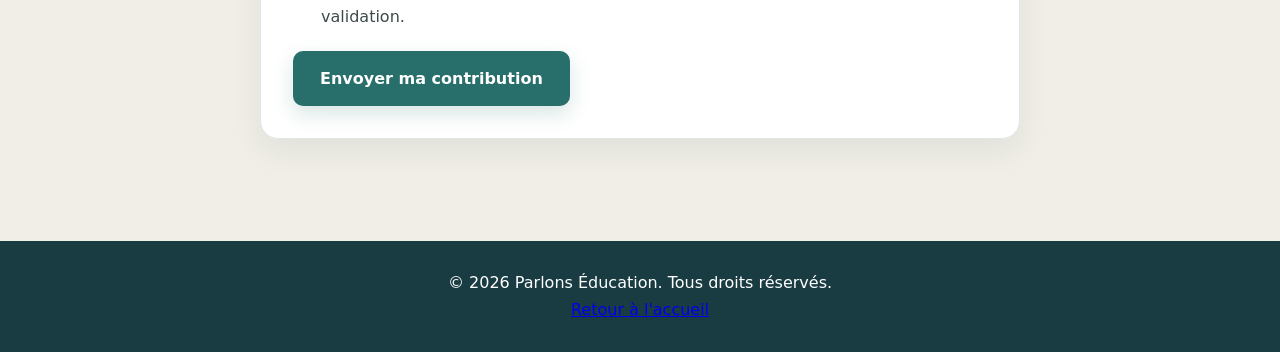
<file: prise-de-parole.html>
<!DOCTYPE html>
<html lang="fr">

<head>
    <meta charset="UTF-8">
    <meta name="viewport" content="width=device-width, initial-scale=1.0">
    <title>Prendre la parole | Parlons Éducation</title>
    <meta name="description" content="Partagez un témoignage, une préoccupation, une proposition ou une expérience avec Parlons Éducation.">
    <meta name="author" content="Parlons Éducation">
    <meta name="robots" content="index, follow">
    <link rel="canonical" href="https://parlons-education.netlify.app/prise-de-parole.html">
    <link rel="icon" type="image/jpeg" href="1/Logo%20PARLONS%20EDUCATION.jpeg">
    <link rel="stylesheet" href="Parlons education.css">
</head>

<body>
    <a class="skip-link" href="#contenu-principal">Passer au contenu</a>

    <header>
        <div class="header-top">
            <a class="identite-site identite-lien" href="index.html" aria-label="Parlons Éducation - accueil">
                <img src="1/Logo PARLONS EDUCATION.jpeg" alt="">
                <span>PARLONS ÉDUCATION</span>
            </a>
            <button class="menu-toggle" type="button" aria-expanded="false"
                    aria-controls="main-navigation" aria-label="Ouvrir le menu">
                <span></span><span></span><span></span>
            </button>
        </div>
        <nav id="main-navigation" aria-label="Navigation principale">
            <a href="index.html">Accueil</a>
            <a href="index.html#thematiques">Thématiques</a>
            <a href="partenariats.html" target="_blank" rel="noopener">
                Partenariats <span class="visually-hidden">(s’ouvre dans un nouvel onglet)</span>
            </a>
            <a href="soutenir.html" target="_blank" rel="noopener">
                Soutenir <span class="visually-hidden">(s’ouvre dans un nouvel onglet)</span>
            </a>
        </nav>
    </header>

    <main id="contenu-principal">
        <section class="hero prise-de-parole-hero">
            <p class="hero-eyebrow">La parole aux jeunes</p>
            <h1>Prendre la parole</h1>
            <p>Votre contribution sera lue par l'équipe de Parlons Éducation et ne sera pas publiée automatiquement.</p>
            <a class="btn" href="#formulaire-contribution">Accéder au formulaire</a>
        </section>

        <section id="formulaire-contribution" class="section participation">
            <h2>Partager une contribution</h2>
            <p>
                Jeunes du Sénégal, partagez vos témoignages, vos préoccupations,
                vos propositions ou vos expériences.
            </p>

            <ul class="guide-contribution">
                <li><strong>Racontez</strong> une expérience qui vous a marqué.</li>
                <li><strong>Exprimez</strong> une difficulté ou une préoccupation.</li>
                <li><strong>Proposez</strong> une idée pour faire évoluer les choses.</li>
            </ul>

            <form class="formulaire-participatif" name="parole-aux-jeunes" method="POST"
                  action="/merci.html" data-netlify="true" netlify-honeypot="champ-cache-jeunes">
                <input type="hidden" name="form-name" value="parole-aux-jeunes">
                <p class="champ-cache" aria-hidden="true">
                    <label>Ne pas remplir : <input name="champ-cache-jeunes" tabindex="-1" autocomplete="off"></label>
                </p>

                <div class="champ-formulaire">
                    <label for="type-contribution">Type de contribution</label>
                    <select id="type-contribution" name="type-de-contribution" required>
                        <option value="" selected disabled>Choisir une catégorie</option>
                        <option value="Témoignage">Témoignage</option>
                        <option value="Préoccupation">Préoccupation</option>
                        <option value="Proposition">Proposition</option>
                        <option value="Expérience">Expérience</option>
                    </select>
                </div>

                <div class="champ-formulaire">
                    <label for="pseudo-jeune">Prénom ou pseudonyme (facultatif)</label>
                    <input id="pseudo-jeune" name="prenom-ou-pseudonyme" type="text" maxlength="60" autocomplete="nickname">
                </div>

                <div class="champ-formulaire">
                    <label for="message-jeune">Votre message</label>
                    <textarea id="message-jeune" name="message" rows="7" maxlength="5000" required
                              aria-describedby="aide-message-jeune"></textarea>
                    <small id="aide-message-jeune">Évitez d'inclure des coordonnées ou des informations privées sur vous ou une autre personne.</small>
                </div>

                <label class="consentement-formulaire">
                    <input type="checkbox" name="accord-lecture" value="oui" required>
                    <span>J'ai compris que l'équipe lira ma contribution et qu'elle ne sera pas publiée sans validation.</span>
                </label>

                <button class="btn" type="submit">Envoyer ma contribution</button>
            </form>
        </section>
    </main>

    <footer>
        <p>© 2026 Parlons Éducation. Tous droits réservés.</p>
        <p><a href="index.html">Retour à l'accueil</a></p>
    </footer>
    <script src="script . js.js"></script>
</body>
</html>
</file>
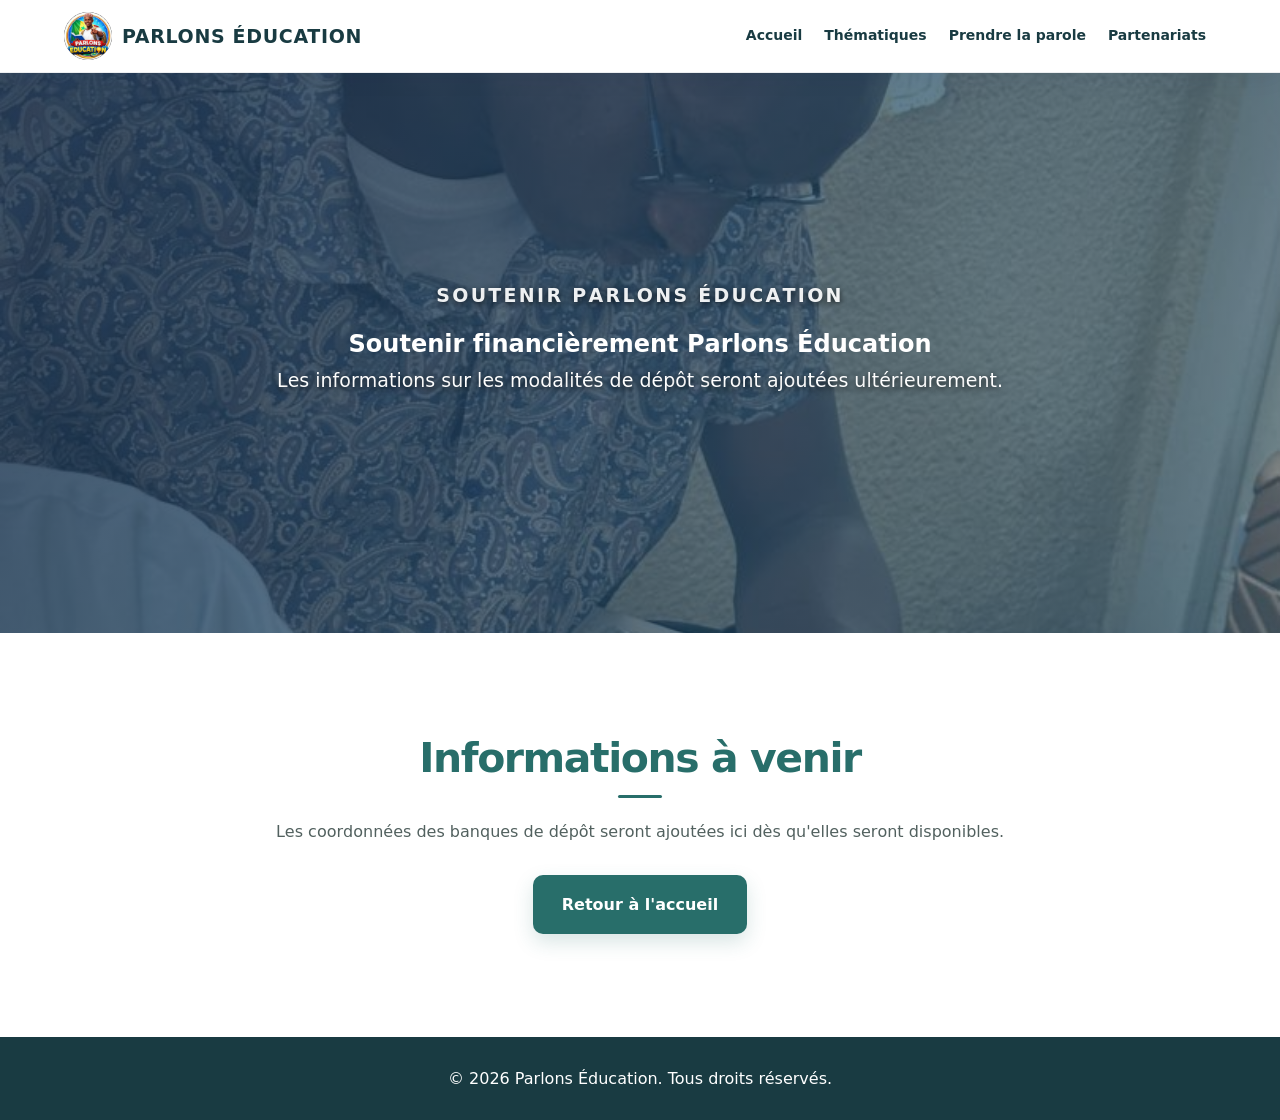
<file: soutenir.html>
<!DOCTYPE html>
<html lang="fr">

<head>
    <meta charset="UTF-8">
    <meta name="viewport" content="width=device-width, initial-scale=1.0">
    <title>Soutenir financièrement | Parlons Éducation</title>
    <meta name="description" content="Informations sur le soutien financier à Parlons Éducation. Les modalités de dépôt seront ajoutées ultérieurement.">
    <meta name="author" content="Parlons Éducation">
    <meta name="robots" content="index, follow">
    <link rel="canonical" href="https://parlons-education.netlify.app/soutenir.html">
    <link rel="icon" type="image/jpeg" href="1/Logo%20PARLONS%20EDUCATION.jpeg">
    <link rel="stylesheet" href="Parlons education.css">
</head>

<body>
    <a class="skip-link" href="#contenu-principal">Passer au contenu</a>

    <header>
        <div class="header-top">
            <a class="identite-site identite-lien" href="index.html" aria-label="Parlons Éducation - accueil">
                <img src="1/Logo PARLONS EDUCATION.jpeg" alt="">
                <span>PARLONS ÉDUCATION</span>
            </a>
            <button class="menu-toggle" type="button" aria-expanded="false"
                    aria-controls="main-navigation" aria-label="Ouvrir le menu">
                <span></span><span></span><span></span>
            </button>
        </div>
        <nav id="main-navigation" aria-label="Navigation principale">
            <a href="index.html">Accueil</a>
            <a href="index.html#thematiques">Thématiques</a>
            <a href="prise-de-parole.html" target="_blank" rel="noopener">
                Prendre la parole <span class="visually-hidden">(s’ouvre dans un nouvel onglet)</span>
            </a>
            <a href="partenariats.html" target="_blank" rel="noopener">
                Partenariats <span class="visually-hidden">(s’ouvre dans un nouvel onglet)</span>
            </a>
        </nav>
    </header>

    <main id="contenu-principal">
        <section class="hero soutien-hero">
            <p class="hero-eyebrow">Soutenir Parlons Éducation</p>
            <h1>Soutenir financièrement Parlons Éducation</h1>
            <p>Les informations sur les modalités de dépôt seront ajoutées ultérieurement.</p>
        </section>

        <section class="section soutien-contenu">
            <h2>Informations à venir</h2>
            <p>
                Les coordonnées des banques de dépôt seront ajoutées ici dès qu'elles seront disponibles.
            </p>
            <a class="btn" href="index.html">Retour à l'accueil</a>
        </section>
    </main>

    <footer>
        <p>© 2026 Parlons Éducation. Tous droits réservés.</p>
    </footer>
    <script src="script . js.js"></script>
</body>
</html>
</file>
<file: Parlons education.css>
/* IDENTITÉ VISUELLE */
:root {
    --bleu: #286287;
    --jaune: #c7a267;
    --rouge: #b96754;
    --vert: #638171;
    --blanc: #ffffff;
    --bleu-nuit: #172f4a;
    --fond: #f5f3ee;
    --texte: #394858;
    --ombre-douce: 0 14px 36px rgba(23, 47, 74, 0.09);
}

/* REGLAGES GÉNÉRAUX */
* {
    margin: 0;
    padding: 0;
    box-sizing: border-box;
}

html {
    scroll-behavior: smooth;
}

body {
    font-family: "Segoe UI", system-ui, -apple-system, BlinkMacSystemFont, Arial, sans-serif;
    background: var(--fond);
    color: var(--texte);
    line-height: 1.7;
    -webkit-font-smoothing: antialiased;
}

img,
svg {
    max-width: 100%;
}

a:focus-visible,
button:focus-visible,
input:focus-visible,
select:focus-visible,
textarea:focus-visible {
    outline: 3px solid var(--jaune);
    outline-offset: 3px;
}

/* EN-TÊTE */
header {
    background: var(--blanc);
    padding: 20px 8%;
    display: flex;
    justify-content: space-between;
    align-items: center;
    flex-wrap: wrap;
    gap: 15px;
    border-bottom: 1px solid rgba(20, 42, 67, 0.08);
    box-shadow: 0 4px 18px rgba(20, 42, 67, 0.05);
}

.header-top {
    display: flex;
    align-items: center;
}

.identite-site {
    display: flex;
    align-items: center;
    gap: 10px;
}

.identite-site img {
    width: 58px;
    height: 58px;
    flex-shrink: 0;
    border-radius: 50%;
    object-fit: cover;
    object-position: center;
}

.identite-site h1 {
    color: var(--bleu);
    font-size: 23px;
}

.identite-lien {
    color: var(--bleu);
    font-size: 23px;
    font-weight: bold;
    text-decoration: none;
}

.identite-lien img {
    display: block;
}

.menu-toggle {
    display: none;
}

/* NAVIGATION */
nav {
    display: flex;
    gap: 8px;
    flex-wrap: wrap;
}

nav a {
    color: var(--bleu-nuit);
    text-decoration: none;
    font-weight: bold;
    padding: 8px 11px;
    border-radius: 999px;
    transition: color 180ms ease, background-color 180ms ease;
}

nav a:hover {
    color: var(--rouge);
    background: rgba(40, 98, 135, 0.08);
}

.visually-hidden {
    position: absolute;
    width: 1px;
    height: 1px;
    padding: 0;
    margin: -1px;
    overflow: hidden;
    clip: rect(0, 0, 0, 0);
    white-space: nowrap;
    border: 0;
}

/* BANNIÈRE PRINCIPALE */
.hero {
    background:
        linear-gradient(125deg, rgba(13, 35, 59, 0.82), rgba(8, 91, 157, 0.62)),
        url("1/Photo5.jpeg") center 42% / cover no-repeat;

    color: var(--blanc);
    text-align: center;
    min-height: 560px;
    display: flex;
    flex-direction: column;
    align-items: center;
    justify-content: center;
    padding: 110px 8%;
}

.hero h2 {
    color: var(--blanc);
    max-width: 950px;
    font-size: clamp(44px, 5vw, 64px);
    line-height: 1.08;
    letter-spacing: -0.035em;
    margin-bottom: 15px;
    text-shadow: 0 2px 8px rgba(0, 0, 0, 0.55);
}

.hero-eyebrow {
    margin-bottom: 16px;
    color: var(--blanc);
    font-size: 14px;
    font-weight: bold;
    letter-spacing: 0.12em;
    text-shadow: 0 2px 6px rgba(0, 0, 0, 0.65);
    text-transform: uppercase;
    opacity: 0.92;
}

.hero p.hero-eyebrow {
    margin-bottom: 12px;
}

.hero p {
    max-width: 760px;
    font-size: 19px;
    margin-bottom: 30px;
    text-shadow: 0 2px 6px rgba(0, 0, 0, 0.75);
}

.hero-actions,
.contact-actions {
    display: flex;
    justify-content: center;
    flex-wrap: wrap;
    gap: 14px;
}

/* BOUTON */
.btn {
    display: inline-block;
    background: var(--rouge);
    color: var(--blanc);
    padding: 14px 27px;
    border: 2px solid transparent;
    border-radius: 999px;
    text-decoration: none;
    font-weight: bold;
    box-shadow: 0 8px 20px rgba(10, 34, 57, 0.18);
    transition: transform 180ms ease, background-color 180ms ease, box-shadow 180ms ease;
}

.btn:hover {
    background: #B91E28;
    transform: translateY(-2px);
    box-shadow: 0 12px 24px rgba(10, 34, 57, 0.22);
}

.btn-secondaire {
    border: 2px solid var(--blanc);
    background: transparent;
    box-shadow: none;
    backdrop-filter: blur(5px);
}

.btn-secondaire:hover {
    background: rgba(255, 255, 255, 0.18);
    box-shadow: none;
}

/* SECTIONS */
.section {
    padding: 92px 8%;
    text-align: center;
}

.section h2 {
    color: var(--bleu);
    font-size: clamp(31px, 3vw, 40px);
    line-height: 1.15;
    letter-spacing: -0.025em;
    margin-bottom: 24px;
    text-wrap: balance;
}

.section h2::after {
    content: "";
    display: block;
    width: 52px;
    height: 4px;
    margin: 15px auto 0;
    border-radius: 999px;
    background: var(--jaune);
}

.section p {
    max-width: 900px;
    margin: auto;
    line-height: 1.8;
}

/* BANDEROLS ILLUSTRÉES */
.bandeau {
    position: relative;
    isolation: isolate;
    min-height: 430px;
    display: flex;
    flex-direction: column;
    justify-content: center;
    background-position: center;
    background-size: cover;
    background-repeat: no-repeat;
    color: var(--blanc);
}

.bandeau::before {
    content: "";
    position: absolute;
    inset: 0;
    z-index: -1;
    background: linear-gradient(125deg, rgba(13, 35, 59, 0.82), rgba(8, 91, 157, 0.62));
}

.bandeau h2,
.bandeau p {
    color: var(--blanc);
    text-shadow: 0 2px 8px rgba(0, 0, 0, 0.42);
}

.apropos-bandeau {
    background-image: url("1/Photo2.jpeg");
    background-position: center 38%;
}

.missions-bandeau {
    background-image: url("1/Photo1.jpeg");
    background-position: center 45%;
}

.actualites-bandeau {
    background-image: url("1/Photo4.jpeg");
    background-position: center 40%;
}

.thematiques-bandeau {
    background-image: url("1/Photo6.jpeg");
    background-position: center 42%;
}

.contact-bandeau {
    background-image: url("1/Photo13.jpeg");
    background-position: center 42%;
}

.texte-secondaire {
    margin-top: 20px !important;
}

.titre-secondaire {
    margin-top: 48px;
}

.fondateur-card {
    display: flex;
    align-items: center;
    gap: 20px;
    max-width: 760px;
    margin: 34px auto 0;
    padding: 24px;
    border: 1px solid rgba(255, 255, 255, 0.75);
    border-radius: 16px;
    background: rgba(255, 255, 255, 0.97);
    box-shadow: var(--ombre-douce);
    color: var(--texte);
    text-align: left;
    transition: transform 200ms ease, box-shadow 200ms ease;
}

.fondateur-card:hover {
    transform: translateY(-3px);
    box-shadow: 0 18px 36px rgba(20, 42, 67, 0.18);
}

.fondateur-photo {
    width: 96px;
    height: 96px;
    flex: 0 0 auto;
    border-radius: 50%;
    object-fit: cover;
    object-position: center 28%;
}

.fondateur-identite h3 {
    margin: 2px 0 8px;
    color: var(--bleu-nuit);
    font-size: 21px;
    line-height: 1.35;
}

.fondateur-identite a {
    color: var(--bleu);
    font-weight: bold;
}

.fondateur-role,
.profil-role {
    margin: 0 !important;
    color: var(--bleu);
    font-size: 14px;
    font-weight: bold;
    letter-spacing: 0.04em;
    text-transform: uppercase;
}

.fondateur-card .fondateur-role {
    color: var(--bleu);
    text-shadow: none;
}

.profil-hero {
    background: linear-gradient(135deg, #286287, #172f4a);
}

.profil-hero h1 {
    margin-bottom: 12px;
    color: var(--blanc);
    font-size: clamp(36px, 6vw, 52px);
    text-shadow: 0 2px 8px rgba(0, 0, 0, 0.35);
}

.profil-hero p {
    color: var(--blanc);
}

.profil-contenu {
    background: var(--fond);
}

.profil-carte {
    display: flex;
    align-items: center;
    gap: 30px;
    max-width: 900px;
    margin: 0 auto 34px;
    padding: 36px;
    border-radius: 14px;
    background: var(--blanc);
    box-shadow: 0 4px 18px rgba(23, 43, 69, 0.1);
    text-align: left;
}

.profil-carte img {
    width: 240px;
    height: 280px;
    flex: 0 0 auto;
    border-radius: 16px;
    object-fit: cover;
    object-position: center 28%;
}

.profil-carte h2 {
    margin: 6px 0 12px;
}

.profil-carte p:last-child {
    margin: 0;
}

.points-forts,
.missions-grid {
    display: grid;
    grid-template-columns: repeat(3, minmax(0, 1fr));
    gap: 22px;
    max-width: 1100px;
    margin: 42px auto 0;
}

.points-forts article,
.missions-grid article {
    min-height: 190px;
    padding: 26px 24px;
    border: 1px solid rgba(20, 42, 67, 0.06);
    border-radius: 16px;
    background: rgba(255, 255, 255, 0.97);
    box-shadow: var(--ombre-douce);
    transition: transform 200ms ease, box-shadow 200ms ease;
}

.points-forts article:hover,
.missions-grid article:hover {
    transform: translateY(-5px);
    box-shadow: 0 18px 36px rgba(20, 42, 67, 0.17);
}

.points-forts h3,
.missions-grid h3 {
    margin-bottom: 12px;
    color: var(--bleu);
    font-size: 21px;
}

.points-forts p,
.missions-grid p {
    color: var(--texte);
    text-shadow: none;
}

/* MISSIONS */
.missions:not(.bandeau) {
    background: var(--blanc);
}

/* GALERIE */
.galerie {
    background: var(--fond);
}

.galerie-grid {
    display: grid;
    grid-template-columns: repeat(3, minmax(0, 1fr));
    gap: 20px;
    max-width: 1100px;
    margin: 35px auto 0;
}

.galerie-grid figure {
    position: relative;
    height: 230px;
    overflow: hidden;
    border-radius: 16px;
    background: var(--blanc);
    box-shadow: var(--ombre-douce);
}

.galerie-grid figcaption {
    position: absolute;
    right: 0;
    bottom: 0;
    left: 0;
    padding: 12px 14px;
    background: rgba(23, 43, 69, 0.86);
    color: var(--blanc);
    font-size: 14px;
    font-weight: bold;
    text-align: left;
}

.galerie-grid img {
    width: 100%;
    height: 100%;
    display: block;
    object-fit: cover;
    transition: transform 0.35s ease;
}

.galerie-grid figure:hover img {
    transform: scale(1.04);
}

.galerie-grid .photo-supplementaire {
    display: none;
}

.galerie-grid.galerie-complete .photo-supplementaire {
    display: block;
    animation: apparition-photo 0.35s ease;
}

.btn-galerie {
    width: 100%;
    height: 230px;
    border: 0;
    border-radius: 16px;
    background: linear-gradient(145deg, var(--bleu), var(--bleu-nuit));
    color: var(--blanc);
    display: flex;
    flex-direction: column;
    align-items: center;
    justify-content: center;
    gap: 12px;
    padding: 16px;
    cursor: pointer;
    font-size: 16px;
    font-weight: bold;
    box-shadow: var(--ombre-douce);
    transition: transform 180ms ease, box-shadow 180ms ease;
}

.btn-galerie:hover {
    transform: translateY(-3px);
    box-shadow: 0 18px 36px rgba(20, 42, 67, 0.18);
}

.btn-galerie-plus {
    display: grid;
    place-items: center;
    width: 58px;
    height: 58px;
    border-radius: 50%;
    background: rgba(255, 255, 255, 0.18);
    font-size: 28px;
    line-height: 1;
}

.btn-galerie-label {
    text-align: center;
}

@keyframes apparition-photo {
    from {
        opacity: 0;
        transform: translateY(12px);
    }
    to {
        opacity: 1;
        transform: translateY(0);
    }
}

.typing-word {
    display: inline-block;
    white-space: nowrap;
}

.typing-letter {
    display: inline-block;
    opacity: 0;
    transform: translateY(0.25em);
}

.is-typing .typing-letter {
    animation: ecriture-lettre 140ms ease-out both;
    animation-delay: var(--letter-delay);
}

@keyframes ecriture-lettre {
    to {
        opacity: 1;
        transform: translateY(0);
    }
}

.scroll-reveal {
    opacity: 0;
    transform: translateY(22px);
    transition:
        opacity 550ms ease var(--reveal-delay, 0ms),
        transform 550ms ease var(--reveal-delay, 0ms);
}

.scroll-reveal.is-visible {
    opacity: 1;
    transform: translateY(0);
}

/* RUBRIQUES */
.rubriques {
    display: grid;
    grid-template-columns: repeat(3, 1fr);
    gap: 25px;
    margin-top: 35px;
}

.rubriques article {
    min-height: 220px;
    background: var(--blanc);
    padding: 30px 20px;
    border: 1px solid rgba(20, 42, 67, 0.06);
    border-radius: 16px;
    border-bottom: 5px solid var(--jaune);
    box-shadow: var(--ombre-douce);
    transition: transform 200ms ease, box-shadow 200ms ease;
}

.rubriques article:hover {
    transform: translateY(-5px);
    box-shadow: 0 18px 36px rgba(20, 42, 67, 0.17);
}

.rubriques article:nth-child(2) {
    border-bottom-color: var(--rouge);
}

.rubriques article:nth-child(3) {
    border-bottom-color: var(--vert);
}

.rubriques h3 {
    color: var(--bleu);
    margin-bottom: 12px;
}

.rubriques article p {
    color: var(--texte);
}

/* THÉMATIQUES */
.thematiques-list {
    display: grid;
    grid-template-columns: repeat(3, minmax(0, 1fr));
    gap: 18px;
    max-width: 1100px;
    margin: 35px auto 0;
    padding: 0;
    list-style: none;
}

.thematiques-list li {
    display: flex;
    flex-direction: column;
    align-items: center;
    justify-content: center;
    gap: 10px;
    min-height: 190px;
    padding: 24px;
    border: 1px solid rgba(20, 42, 67, 0.07);
    border-radius: 16px;
    border-bottom: 5px solid var(--jaune);
    background: rgba(255, 255, 255, 0.94);
    box-shadow: var(--ombre-douce);
    color: var(--bleu-nuit);
    font-weight: bold;
    text-shadow: none;
    transition: transform 200ms ease, box-shadow 200ms ease;
}

.thematiques-list li:hover {
    transform: translateY(-4px);
    box-shadow: 0 18px 36px rgba(20, 42, 67, 0.17);
}

.thematiques-list h3 {
    color: var(--bleu-nuit);
    font-size: 19px;
}

.thematiques-list p {
    margin: 0;
    color: var(--texte);
    font-size: 15px;
    font-weight: normal;
    text-shadow: none;
}

.thematiques-list li:nth-child(3n + 2) {
    border-bottom-color: var(--rouge);
}

.thematiques-list li:nth-child(3n) {
    border-bottom-color: var(--vert);
}

/* CONTRIBUTIONS ET PARTENARIATS */
.participation {
    background: var(--fond);
}

.formulaire-participatif {
    display: grid;
    gap: 20px;
    max-width: 760px;
    margin: 35px auto 0;
    padding: 32px;
    border: 1px solid rgba(20, 42, 67, 0.07);
    border-radius: 18px;
    background: var(--blanc);
    box-shadow: var(--ombre-douce);
    text-align: left;
}

.champ-formulaire {
    display: grid;
    gap: 7px;
}

.champ-formulaire label {
    color: var(--bleu-nuit);
    font-weight: bold;
}

.champ-formulaire input,
.champ-formulaire select,
.champ-formulaire textarea {
    width: 100%;
    padding: 12px 14px;
    border: 1px solid #b8c5d3;
    border-radius: 6px;
    background: var(--blanc);
    color: var(--texte);
    font: inherit;
}

.champ-formulaire textarea {
    resize: vertical;
}

.champ-formulaire input:focus,
.champ-formulaire select:focus,
.champ-formulaire textarea:focus {
    outline: 3px solid rgba(40, 98, 135, 0.2);
    border-color: var(--bleu);
}

.champ-formulaire small {
    color: #536274;
}

.consentement-formulaire {
    display: flex;
    align-items: flex-start;
    gap: 10px;
}

.consentement-formulaire input {
    width: 18px;
    height: 18px;
    flex: 0 0 auto;
    margin-top: 5px;
    accent-color: var(--bleu);
}

.formulaire-participatif button {
    justify-self: start;
    border: 0;
    cursor: pointer;
    font: inherit;
    font-weight: bold;
}

.champ-cache {
    display: none;
}

.partenariats-hero {
    background:
        linear-gradient(rgba(23, 47, 74, 0.58), rgba(23, 47, 74, 0.72)),
        url("1/Photo12.jpeg") center 42% / cover no-repeat;
}

.partenariats-hero h1 {
    margin-bottom: 15px;
    color: var(--blanc);
    font-size: 42px;
    text-shadow: 0 2px 8px rgba(0, 0, 0, 0.55);
}

.partenariats-hero p {
    max-width: 760px;
    margin-bottom: 28px;
}

.partenariats-contenu {
    background: var(--blanc);
}

.partenaires-grid {
    display: grid;
    grid-template-columns: repeat(2, minmax(0, 1fr));
    gap: 20px;
    max-width: 1000px;
    margin: 34px auto 0;
}

.partenaires-grid article {
    min-height: 190px;
    padding: 28px;
    border-bottom: 5px solid var(--bleu);
    border: 1px solid rgba(20, 42, 67, 0.06);
    border-radius: 16px;
    background: var(--fond);
    text-align: left;
    transition: transform 200ms ease, box-shadow 200ms ease;
}

.partenaires-grid article:hover {
    transform: translateY(-5px);
    box-shadow: var(--ombre-douce);
}

.partenaires-grid article:nth-child(2) {
    border-bottom-color: var(--rouge);
}

.partenaires-grid article:nth-child(3) {
    border-bottom-color: var(--jaune);
}

.partenaires-grid article:nth-child(4) {
    border-bottom-color: var(--vert);
}

.partenaires-grid h3 {
    margin-bottom: 12px;
    color: var(--bleu);
}

.guide-contribution {
    display: grid;
    grid-template-columns: repeat(3, minmax(0, 1fr));
    gap: 14px;
    max-width: 1000px;
    margin: 30px auto 0;
    padding: 0;
    list-style: none;
    text-align: left;
}

.guide-contribution li {
    padding: 18px;
    border-left: 4px solid var(--bleu);
    border-radius: 6px;
    background: var(--blanc);
}

.guide-contribution li:nth-child(2) {
    border-left-color: var(--rouge);
}

.guide-contribution li:nth-child(3) {
    border-left-color: var(--vert);
}

.contact-actions {
    margin-top: 30px;
}

.contact-socials {
    display: grid;
    grid-template-columns: repeat(3, minmax(0, 1fr));
    gap: 18px;
    max-width: 1000px;
    margin: 36px auto 0;
}

.contact-social-link {
    display: flex;
    align-items: center;
    gap: 14px;
    min-height: 108px;
    padding: 20px;
    border-radius: 12px;
    background: rgba(255, 255, 255, 0.96);
    box-shadow: 0 4px 16px rgba(23, 43, 69, 0.18);
    color: var(--bleu-nuit);
    text-align: left;
    text-decoration: none;
    transition: transform 180ms ease, box-shadow 180ms ease;
}

.contact-social-link:hover {
    transform: translateY(-4px);
    box-shadow: 0 8px 22px rgba(23, 43, 69, 0.22);
}

.contact-social-icon {
    display: grid;
    place-items: center;
    width: 52px;
    height: 52px;
    flex: 0 0 auto;
    border-radius: 50%;
    color: var(--blanc);
}

.contact-social-icon svg {
    width: 27px;
    height: 27px;
}

.contact-social-instagram {
    background: linear-gradient(135deg, #7b35a9, #e1306c 58%, #f7a43a);
}

.contact-social-tiktok {
    background: #101010;
}

.contact-social-whatsapp {
    background: #25d366;
}

.contact-social-text {
    display: grid;
    gap: 2px;
    min-width: 0;
}

.contact-social-text strong {
    font-size: 17px;
}

.contact-social-text small {
    color: var(--texte);
    overflow-wrap: anywhere;
}

.page-merci {
    min-height: 100vh;
    display: flex;
    flex-direction: column;
    align-items: center;
    justify-content: center;
    gap: 20px;
}

.page-merci h1 {
    color: var(--bleu);
}

/* CONTACT */
.contact:not(.bandeau) {
    background: var(--blanc);
}

/* PIED DE PAGE */
footer {
    background: var(--bleu-nuit);
    color: var(--blanc);
    text-align: center;
    padding: 30px 15px;
}

/* ADAPTATION AUX TÉLÉPHONES */
@media (max-width: 768px) {

    header {
        display: block;
        padding: 12px 5%;
    }

    .header-top {
        width: 100%;
        justify-content: space-between;
        gap: 10px;
    }

    .identite-site img {
        width: 44px;
        height: 44px;
    }

    .identite-site h1,
    .identite-lien {
        font-size: clamp(16px, 4.5vw, 19px);
    }

    .identite-site {
        min-width: 0;
        gap: 8px;
    }

    .identite-site h1,
    .identite-lien span {
        line-height: 1.15;
    }

    .menu-toggle {
        display: inline-flex;
        width: 46px;
        height: 46px;
        flex: 0 0 auto;
        flex-direction: column;
        align-items: center;
        justify-content: center;
        gap: 5px;
        border: 1px solid #d5e0eb;
        border-radius: 10px;
        background: var(--blanc);
        cursor: pointer;
    }

    .menu-toggle span {
        width: 20px;
        height: 2px;
        border-radius: 2px;
        background: var(--bleu-nuit);
        transition: transform 180ms ease, opacity 180ms ease;
    }

    .menu-toggle[aria-expanded="true"] span:first-child {
        transform: translateY(7px) rotate(45deg);
    }

    .menu-toggle[aria-expanded="true"] span:nth-child(2) {
        opacity: 0;
    }

    .menu-toggle[aria-expanded="true"] span:last-child {
        transform: translateY(-7px) rotate(-45deg);
    }

    nav {
        display: none;
        width: 100%;
        flex-direction: column;
        gap: 0;
        margin-top: 12px;
        padding: 6px;
        border: 1px solid #e0e8f0;
        border-radius: 12px;
        background: var(--blanc);
        box-shadow: 0 10px 24px rgba(23, 43, 69, 0.12);
    }

    nav.active {
        display: flex;
    }

    nav a {
        padding: 12px 14px;
        border-bottom: 1px solid #edf1f5;
        border-radius: 7px;
        line-height: 1.35;
    }

    nav a:last-child {
        border-bottom: 0;
    }

    .hero {
        min-height: 470px;
        padding: 76px 7%;
    }

    .hero h2 {
        font-size: clamp(34px, 8vw, 44px);
        line-height: 1.12;
    }

    .hero p {
        font-size: 17px;
        line-height: 1.55;
    }

    .hero-actions {
        width: 100%;
        max-width: 360px;
        flex-direction: column;
        align-items: stretch;
        gap: 12px;
    }

    .hero-actions .btn {
        min-height: 50px;
        display: flex;
        align-items: center;
        justify-content: center;
    }

    .section {
        padding: 64px 6%;
    }

    .section h2 {
        font-size: clamp(27px, 6vw, 34px);
        line-height: 1.2;
    }

    .section > p {
        font-size: 16px;
        line-height: 1.7;
    }

    .bandeau {
        min-height: auto;
        padding: 72px 6%;
        background-position: center;
    }

    .rubriques,
    .points-forts,
    .missions-grid,
    .guide-contribution {
        grid-template-columns: 1fr;
    }

    .partenaires-grid {
        grid-template-columns: 1fr;
    }

    .thematiques-list {
        grid-template-columns: repeat(2, minmax(0, 1fr));
    }

    .thematiques-list li {
        min-height: 170px;
        padding: 20px 16px;
    }

    .galerie-grid {
        grid-template-columns: repeat(2, minmax(0, 1fr));
        gap: 14px;
    }

    .galerie-grid figure {
        height: 210px;
    }

    .btn-galerie {
        height: 210px;
    }

    .formulaire-participatif {
        padding: 26px;
    }

    .formulaire-participatif .btn {
        min-height: 50px;
    }

    .contact-actions .btn {
        width: 100%;
        max-width: 360px;
        min-height: 50px;
        display: flex;
        align-items: center;
        justify-content: center;
    }

    .points-forts article,
    .missions-grid article,
    .partenaires-grid article {
        min-height: auto;
    }

    .profil-carte {
        flex-direction: column;
        gap: 20px;
        padding: 28px 22px;
        text-align: center;
    }

    .profil-carte img {
        width: min(100%, 240px);
        height: 260px;
    }

    .contact-actions {
        flex-direction: column;
        align-items: center;
    }

    .contact-socials {
        grid-template-columns: 1fr;
        max-width: 480px;
    }

    .contact-social-link {
        min-height: 90px;
    }
}

@media (max-width: 480px) {
    .thematiques-list {
        grid-template-columns: 1fr;
    }

    .formulaire-participatif {
        gap: 18px;
        padding: 20px 16px;
    }

    .partenariats-hero h1 {
        font-size: 34px;
    }

    .hero-actions {
        flex-direction: column;
    }

    .galerie-grid {
        gap: 10px;
    }

    .galerie-grid figure {
        height: 175px;
    }

    .btn-galerie {
        height: 175px;
        gap: 8px;
        padding: 10px;
        font-size: 14px;
    }

    .galerie-grid figcaption {
        padding: 9px;
        font-size: 12px;
        line-height: 1.3;
    }

    .thematiques-list li {
        min-height: 140px;
    }

    .contact-social-link {
        padding: 16px;
    }

    .fondateur-card {
        align-items: flex-start;
        gap: 14px;
        padding: 18px;
    }

    .fondateur-photo {
        width: 72px;
        height: 72px;
    }

    .fondateur-identite h3 {
        font-size: 18px;
    }
}

@media (prefers-reduced-motion: reduce) {
    html {
        scroll-behavior: auto;
    }

    .typing-letter,
    .scroll-reveal,
    .galerie-grid img,
    .menu-toggle span,
    .contact-social-link,
    .btn,
    .btn-galerie,
    .fondateur-card,
    .points-forts article,
    .missions-grid article,
    .rubriques article,
    .thematiques-list li,
    .partenaires-grid article {
        animation: none !important;
        transition: none !important;
        opacity: 1;
        transform: none;
    }
}

@media (max-width: 360px) {
    .galerie-grid {
        grid-template-columns: 1fr;
    }

    .galerie-grid figure {
        height: 220px;
    }

    .btn-galerie {
        height: 220px;
    }
}

/* IDENTITÉ DU SITE */
html {
    scroll-padding-top: 96px;
}

body {
    background: #f8f6f1;
    color: var(--texte);
}

section[id] {
    scroll-margin-top: 92px;
}

.skip-link {
    position: fixed;
    top: 12px;
    left: 12px;
    z-index: 50;
    padding: 10px 16px;
    transform: translateY(-160%);
    border-radius: 8px;
    background: var(--bleu-nuit);
    color: var(--blanc);
    font-weight: 700;
    text-decoration: none;
}

.skip-link:focus {
    transform: translateY(0);
}

header {
    position: sticky;
    top: 0;
    z-index: 20;
    padding: 12px clamp(20px, 5vw, 84px);
    background: rgba(255, 255, 255, 0.96);
    box-shadow: 0 5px 24px rgba(23, 47, 74, 0.06);
    backdrop-filter: blur(14px);
}

.identite-site img {
    width: 48px;
    height: 48px;
}

.identite-site > span {
    color: var(--bleu-nuit);
    font-size: 19px;
    font-weight: 800;
    letter-spacing: 0.035em;
}

nav {
    gap: 2px;
}

nav a {
    padding: 8px 10px;
    color: var(--bleu-nuit);
    font-size: 14px;
    transition: color 180ms ease, background-color 180ms ease;
}

nav a:hover,
nav a[aria-current="page"] {
    color: var(--bleu);
    background: #edf2f6;
}

#accueil.hero {
    min-height: 590px;
    padding: clamp(88px, 12vw, 148px) clamp(24px, 8vw, 128px);
    background:
        linear-gradient(120deg, rgba(23, 47, 74, 0.86), rgba(40, 98, 135, 0.58)),
        url("1/Photo5.jpeg") center 35% / cover no-repeat;
    color: var(--blanc);
    text-align: center;
}

#accueil .hero-eyebrow {
    margin-bottom: 18px;
    padding: 8px 14px;
    border: 1px solid rgba(255, 255, 255, 0.5);
    border-radius: 999px;
    background: rgba(255, 255, 255, 0.12);
    color: var(--blanc);
    font-size: 12px;
    letter-spacing: 0.08em;
    text-shadow: 0 2px 6px rgba(0, 0, 0, 0.4);
}

#accueil.hero h1 {
    max-width: 950px;
    margin: 0 0 18px;
    color: var(--blanc);
    font-size: clamp(42px, 6vw, 72px);
    font-weight: 800;
    line-height: 1.03;
    letter-spacing: -0.045em;
    text-shadow: 0 3px 14px rgba(0, 0, 0, 0.3);
    text-wrap: balance;
}

#accueil.hero > p:not(.hero-eyebrow) {
    max-width: 760px;
    margin: 0 0 28px;
    color: var(--blanc);
    font-size: clamp(17px, 1.6vw, 20px);
    line-height: 1.7;
    text-shadow: 0 2px 8px rgba(0, 0, 0, 0.4);
}

#accueil .hero-actions {
    justify-content: center;
    gap: 12px;
}

.btn {
    border-radius: 10px;
    background: var(--bleu);
    box-shadow: 0 8px 20px rgba(40, 98, 135, 0.18);
    transition: transform 180ms ease, background-color 180ms ease, box-shadow 180ms ease;
}

.btn:hover {
    background: #1e4d6c;
    box-shadow: 0 12px 24px rgba(40, 98, 135, 0.22);
}

.btn-secondaire {
    border: 1px solid #d4dce1;
    background: var(--blanc);
    color: var(--bleu-nuit);
    box-shadow: none;
}

.btn-secondaire:hover {
    background: #edf2f6;
    color: var(--bleu-nuit);
    box-shadow: none;
}

.hero:not(#accueil) .btn-secondaire {
    border-color: rgba(255, 255, 255, 0.75);
    background: transparent;
    color: var(--blanc);
}

#accueil .btn-secondaire {
    border-color: rgba(255, 255, 255, 0.82);
    background: rgba(255, 255, 255, 0.12);
    color: var(--blanc);
    backdrop-filter: blur(5px);
}

#accueil .btn-secondaire:hover {
    background: rgba(255, 255, 255, 0.22);
    color: var(--blanc);
}

#accueil .hero-actions .btn:last-child {
    background: var(--rouge);
    box-shadow: 0 8px 20px rgba(23, 47, 74, 0.2);
}

#accueil .hero-actions .btn:last-child:hover {
    background: #a55343;
}

.section {
    padding: clamp(76px, 8vw, 108px) clamp(24px, 8vw, 128px);
}

.section h2 {
    margin-bottom: 20px;
    color: var(--bleu-nuit);
    font-size: clamp(30px, 3.2vw, 42px);
    letter-spacing: -0.035em;
}

.section h2::after {
    width: 44px;
    height: 3px;
    margin-top: 13px;
    background: var(--bleu);
}

.section > p {
    max-width: 760px;
    color: #536274;
}

.bandeau {
    min-height: 0;
    background-position: center;
    background-size: cover;
    background-repeat: no-repeat;
    color: var(--blanc);
}

.bandeau::before {
    display: block;
    background: linear-gradient(125deg, rgba(23, 47, 74, 0.88), rgba(40, 98, 135, 0.62));
}

.bandeau h2,
.bandeau p {
    color: var(--blanc);
    text-shadow: 0 2px 8px rgba(0, 0, 0, 0.38);
}

.apropos-bandeau,
.missions-bandeau,
.actualites-bandeau {
    background-color: var(--blanc);
}

.thematiques-bandeau,
.contact-bandeau {
    background-color: var(--bleu-nuit);
}

.bandeau .fondateur-card p,
.bandeau .points-forts p,
.bandeau .missions-grid p,
.bandeau .rubriques p,
.bandeau .thematiques-list p {
    color: var(--texte);
    text-shadow: none;
}

.bandeau .fondateur-card h3,
.bandeau .points-forts h3,
.bandeau .missions-grid h3,
.bandeau .rubriques h3,
.bandeau .thematiques-list h3 {
    color: var(--bleu-nuit);
    text-shadow: none;
}

.fondateur-card,
.points-forts article,
.missions-grid article,
.rubriques article,
.partenaires-grid article,
.thematiques-list li,
.formulaire-participatif,
.contact-social-link {
    border: 1px solid #e2e5e6;
    border-radius: 18px;
    box-shadow: 0 12px 30px rgba(23, 47, 74, 0.07);
}

.fondateur-card {
    max-width: 820px;
    padding: 26px;
}

.fondateur-identite h3,
.points-forts h3,
.missions-grid h3,
.rubriques h3,
.thematiques-list h3,
.partenaires-grid h3 {
    color: var(--bleu-nuit);
}

.points-forts article,
.missions-grid article {
    border-top: 3px solid var(--bleu);
}

.points-forts article:hover,
.missions-grid article:hover,
.rubriques article:hover,
.thematiques-list li:hover,
.partenaires-grid article:hover {
    box-shadow: 0 18px 36px rgba(23, 47, 74, 0.12);
}

.thematiques-list li {
    min-height: 205px;
    border: 1px solid #e2e5e6;
    border-bottom: 3px solid var(--bleu);
    background: var(--blanc);
}

.thematiques-list li:nth-child(3n + 2),
.thematiques-list li:nth-child(3n) {
    border-bottom-color: var(--bleu);
}

.galerie {
    background: var(--blanc);
}

.galerie-grid {
    gap: 18px;
}

.galerie-grid figure,
.btn-galerie {
    height: 250px;
    border-radius: 18px;
}

.galerie-grid figure {
    box-shadow: 0 12px 30px rgba(23, 47, 74, 0.11);
}

.galerie-grid figcaption {
    background: linear-gradient(transparent, rgba(23, 47, 74, 0.88));
}

.btn-galerie {
    background: linear-gradient(145deg, var(--bleu), var(--bleu-nuit));
}

.participation {
    background: #edf1f2;
}

.prise-de-parole-hero {
    background:
        linear-gradient(120deg, rgba(23, 47, 74, 0.86), rgba(40, 98, 135, 0.58)),
        url("1/Photo3.jpeg") center 38% / cover no-repeat;
}

.soutien-hero {
    background:
        linear-gradient(120deg, rgba(23, 47, 74, 0.86), rgba(40, 98, 135, 0.58)),
        url("1/Photo13.jpeg") center 42% / cover no-repeat;
}

.soutien-contenu {
    min-height: 320px;
    background: var(--blanc);
}

.soutien-contenu .btn {
    margin-top: 28px;
}

.formulaire-participatif {
    margin-top: 38px;
}

.contact-social-link {
    background: var(--blanc);
}

footer {
    padding: 28px 20px;
    background: var(--bleu-nuit);
}

@media (max-width: 1000px) {
    header {
        padding-inline: 4%;
    }

    nav a {
        padding-inline: 7px;
        font-size: 13px;
    }

}

@media (max-width: 768px) {
    header {
        padding: 12px 5%;
    }

    .identite-site > span {
        font-size: clamp(16px, 4.5vw, 19px);
    }

    nav {
        gap: 0;
    }

    nav a {
        font-size: 15px;
    }

    #accueil.hero h1 {
        font-size: clamp(36px, 9vw, 58px);
    }

    #accueil .hero-actions {
        width: 100%;
        max-width: 460px;
        flex-direction: column;
        align-items: stretch;
    }

    #accueil .hero-actions .btn {
        min-height: 50px;
        display: flex;
        justify-content: center;
        align-items: center;
    }

    .section {
        padding: 64px 6%;
    }

    .galerie-grid figure,
    .btn-galerie {
        height: 210px;
    }
}

@media (max-width: 480px) {
    #accueil.hero {
        min-height: 540px;
        padding: 72px 6%;
    }

}

@media (prefers-reduced-motion: reduce) {
    html {
        scroll-behavior: auto;
    }

    .skip-link,
    header,
    nav a,
    #accueil .btn,
    .btn,
    .bandeau *,
    .galerie-grid figure,
    .galerie-grid img {
        animation: none !important;
        transition: none !important;
    }
}

/* Rétablit l'identité visuelle du premier site avec les nouvelles pages. */
:root {
    --bleu: #286e6a;
    --jaune: #c99d58;
    --rouge: #b96c62;
    --vert: #527b68;
    --bleu-nuit: #193b42;
    --fond: #f5f3ed;
    --texte: #3c4b4a;
    --ombre-douce: 0 14px 36px rgba(25, 59, 66, 0.09);
}

body {
    background: #f8f6f0;
}

header {
    box-shadow: 0 5px 24px rgba(16, 41, 69, 0.06);
}

nav a:hover,
nav a[aria-current="page"] {
    background: #eaf1ec;
}

#accueil.hero {
    display: grid;
    grid-template-areas:
        "eyebrow image"
        "title image"
        "copy image"
        "actions image";
    grid-template-columns: minmax(0, 1fr) minmax(280px, 0.92fr);
    grid-template-rows: auto auto auto auto;
    align-items: center;
    justify-items: stretch;
    gap: 0 6vw;
    min-height: 610px;
    padding: 78px clamp(24px, 8vw, 128px);
    background: #f8f6f0;
    color: var(--bleu-nuit);
    text-align: left;
}

#accueil.hero::before {
    content: none;
}

#accueil.hero::after {
    content: "";
    grid-area: image;
    z-index: auto;
    min-height: 465px;
    margin: 0;
    border: 0;
    border-radius: 28px 28px 110px 28px;
    background:
        linear-gradient(160deg, rgba(25, 59, 66, 0.02), rgba(25, 59, 66, 0.2)),
        url("1/Photo5.jpeg") center 35% / cover no-repeat;
    box-shadow: 0 24px 54px rgba(25, 59, 66, 0.16);
}

#accueil .hero-eyebrow {
    grid-area: eyebrow;
    justify-self: start;
    margin: 0 0 18px;
    padding: 8px 13px;
    border: 1px solid #d9e4dc;
    border-radius: 999px;
    background: #eaf1ec;
    color: var(--bleu);
    font-size: 12px;
    letter-spacing: 0.08em;
    text-shadow: none;
}

#accueil.hero h1 {
    grid-area: title;
    max-width: 620px;
    margin: 0 0 18px;
    color: var(--bleu-nuit);
    font-size: clamp(42px, 5.3vw, 70px);
    text-shadow: none;
}

#accueil.hero > p:not(.hero-eyebrow) {
    grid-area: copy;
    max-width: 560px;
    margin: 0 0 28px;
    color: #52615f;
    text-shadow: none;
}

#accueil .hero-actions {
    grid-area: actions;
    justify-content: flex-start;
    gap: 10px;
}

.btn {
    box-shadow: 0 8px 20px rgba(40, 110, 106, 0.18);
}

.btn:hover {
    background: #1d5653;
    box-shadow: 0 12px 24px rgba(40, 110, 106, 0.22);
}

.btn-secondaire {
    border-color: #d7ddd7;
}

.btn-secondaire:hover,
#accueil .btn-secondaire {
    background: #eaf1ec;
}

#accueil .btn-secondaire {
    color: var(--bleu-nuit);
}

#accueil .btn-secondaire:hover {
    color: var(--bleu-nuit);
}

#accueil .hero-actions .btn:last-child {
    background: var(--rouge);
    color: var(--blanc);
    box-shadow: 0 8px 20px rgba(25, 59, 66, 0.2);
}

#accueil .hero-actions .btn:last-child:hover {
    background: #a55343;
}

.section h2 {
    color: var(--bleu);
}

.section > p {
    color: #52615f;
}

.bandeau::before {
    background: linear-gradient(125deg, rgba(25, 59, 66, 0.86), rgba(40, 110, 106, 0.58));
}

.thematiques-bandeau,
.contact-bandeau,
.participation {
    background-color: #f0eee6;
}

.fondateur-card,
.points-forts article,
.missions-grid article,
.rubriques article,
.partenaires-grid article,
.thematiques-list li,
.formulaire-participatif,
.contact-social-link {
    box-shadow: 0 12px 30px rgba(25, 59, 66, 0.07);
}

@media (max-width: 1000px) {
    #accueil.hero {
        gap: 0 4vw;
        padding-inline: 6%;
    }

    #accueil.hero::after {
        min-height: 410px;
    }
}

@media (max-width: 768px) {
    #accueil.hero {
        grid-template-areas:
            "eyebrow"
            "title"
            "copy"
            "actions"
            "image";
        grid-template-columns: minmax(0, 1fr);
        grid-template-rows: auto;
        gap: 0;
        min-height: 0;
        padding: 64px 7%;
    }

    #accueil.hero::after {
        width: 100%;
        min-height: 300px;
        margin-top: 38px;
        border-radius: 22px 22px 76px 22px;
    }

    #accueil .hero-actions {
        max-width: 460px;
        flex-direction: column;
        align-items: stretch;
    }
}

@media (max-width: 480px) {
    #accueil.hero {
        padding: 72px 6%;
    }

    #accueil.hero::after {
        min-height: 240px;
    }
}

section.section.bandeau > h2,
section.section.bandeau > p {
    color: var(--blanc);
    text-shadow: 0 2px 8px rgba(0, 0, 0, 0.48);
}

section.section.bandeau > h2::after {
    background: var(--jaune);
}

.bandeau::before {
    background: linear-gradient(125deg, rgba(25, 59, 66, 0.78), rgba(40, 110, 106, 0.52));
}

#accueil.hero {
    display: flex;
    min-height: 640px;
    padding: clamp(100px, 13vw, 156px) clamp(24px, 8vw, 128px);
    align-items: center;
    justify-content: center;
    gap: 0;
    background:
        linear-gradient(115deg, rgba(18, 48, 52, 0.82), rgba(28, 91, 87, 0.58)),
        url("1/Photo5.jpeg") center 38% / cover no-repeat;
    color: var(--blanc);
    text-align: center;
}

#accueil.hero::before {
    content: none;
}

#accueil.hero::after {
    content: none;
}

#accueil .hero-eyebrow {
    align-self: center;
    margin: 0 0 20px;
    border-color: rgba(255, 255, 255, 0.55);
    background: rgba(255, 255, 255, 0.12);
    color: var(--blanc);
}

#accueil.hero h1 {
    max-width: 900px;
    margin-bottom: 20px;
    color: var(--blanc);
    font-size: clamp(42px, 6vw, 76px);
    text-shadow: 0 3px 16px rgba(0, 0, 0, 0.38);
}

#accueil.hero > p:not(.hero-eyebrow) {
    max-width: 760px;
    margin-bottom: 32px;
    color: var(--blanc);
    text-shadow: 0 2px 9px rgba(0, 0, 0, 0.45);
}

#accueil .hero-actions {
    justify-content: center;
    gap: 12px;
}

#accueil .hero-actions .btn {
    min-height: 52px;
    display: inline-flex;
    align-items: center;
    justify-content: center;
}

#accueil .hero-actions .btn-secondaire {
    border-color: rgba(255, 255, 255, 0.8);
    background: rgba(255, 255, 255, 0.12);
    color: var(--blanc);
}

#accueil .hero-actions .btn-secondaire:hover {
    background: rgba(255, 255, 255, 0.22);
    color: var(--blanc);
}

#accueil .hero-actions .btn:last-child {
    background: var(--rouge);
    color: var(--blanc);
}

@media (max-width: 768px) {
    #accueil.hero {
        min-height: 580px;
        padding: 80px 7%;
        background-position: 58% center;
    }

    #accueil .hero-actions {
        width: 100%;
        max-width: 460px;
        flex-direction: column;
        align-items: stretch;
    }
}

@media (max-width: 480px) {
    #accueil.hero {
        min-height: 560px;
        padding: 72px 6%;
    }
}
</file>
